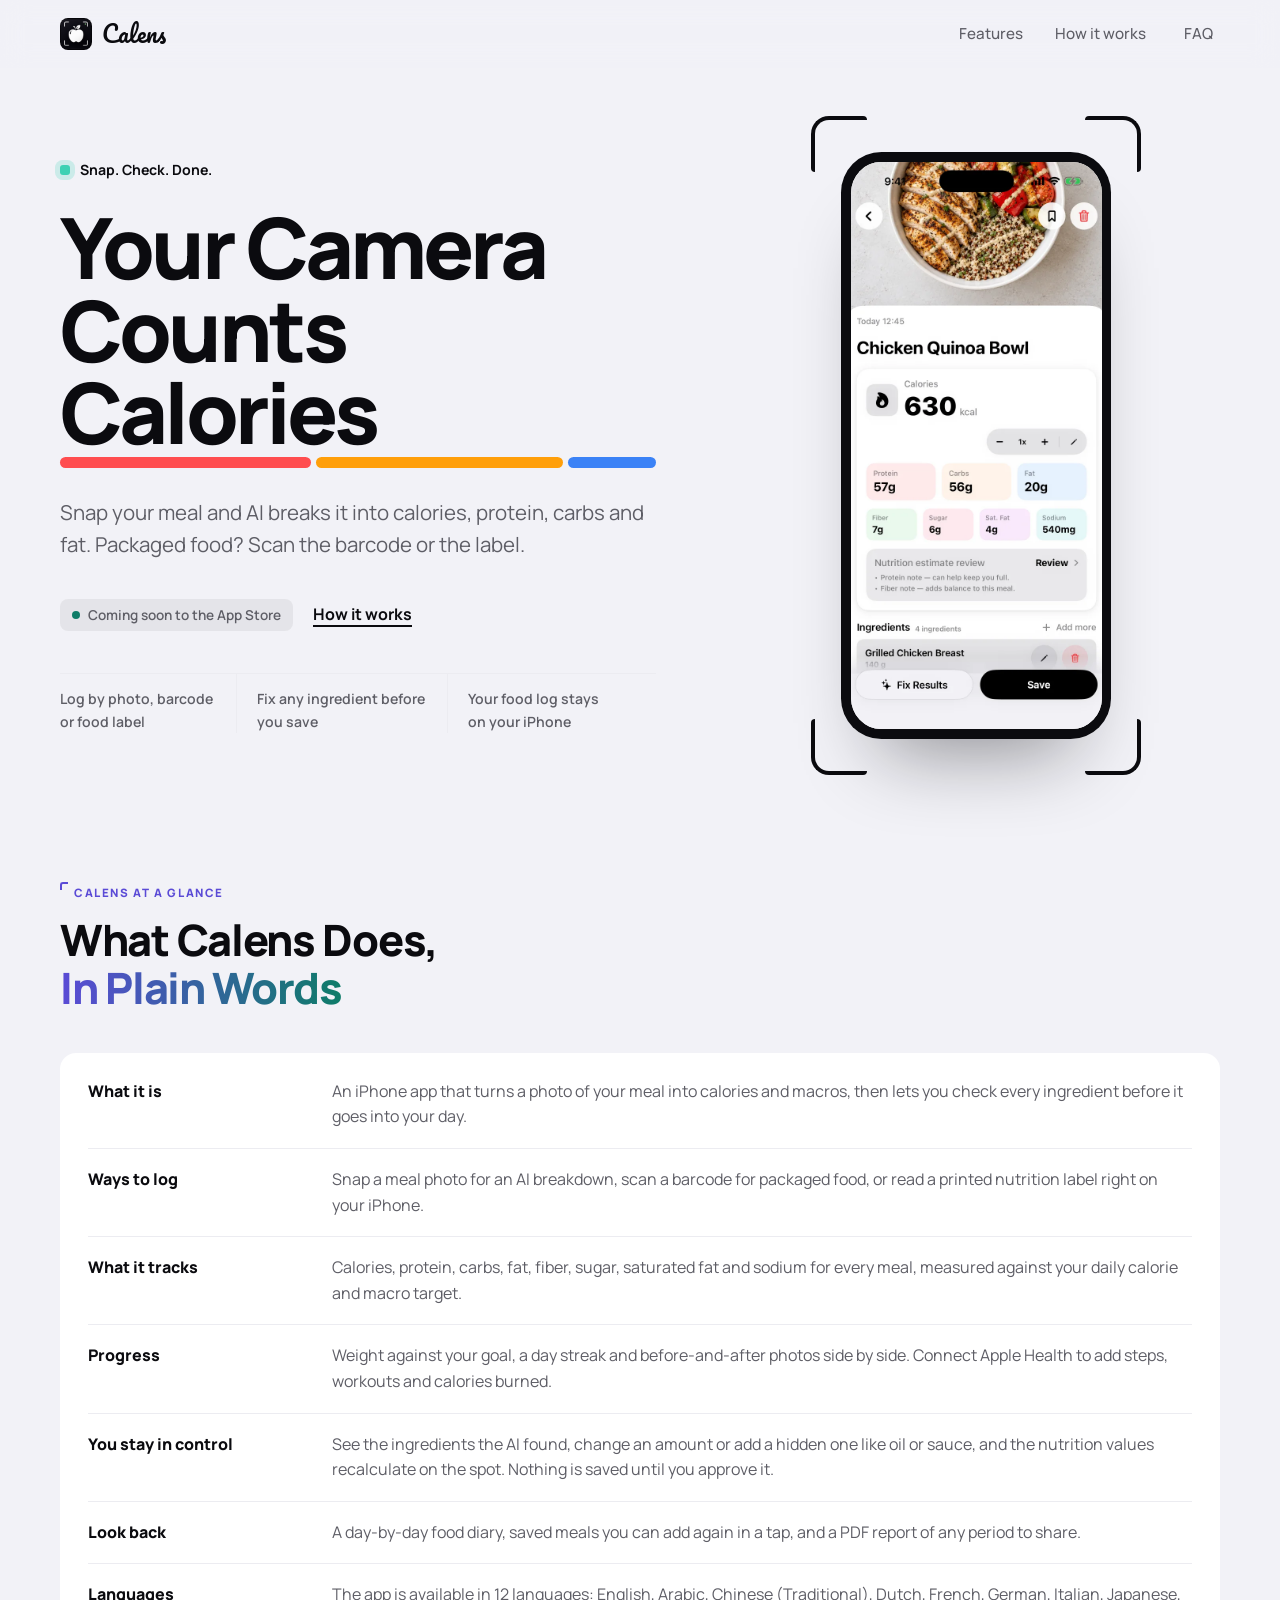
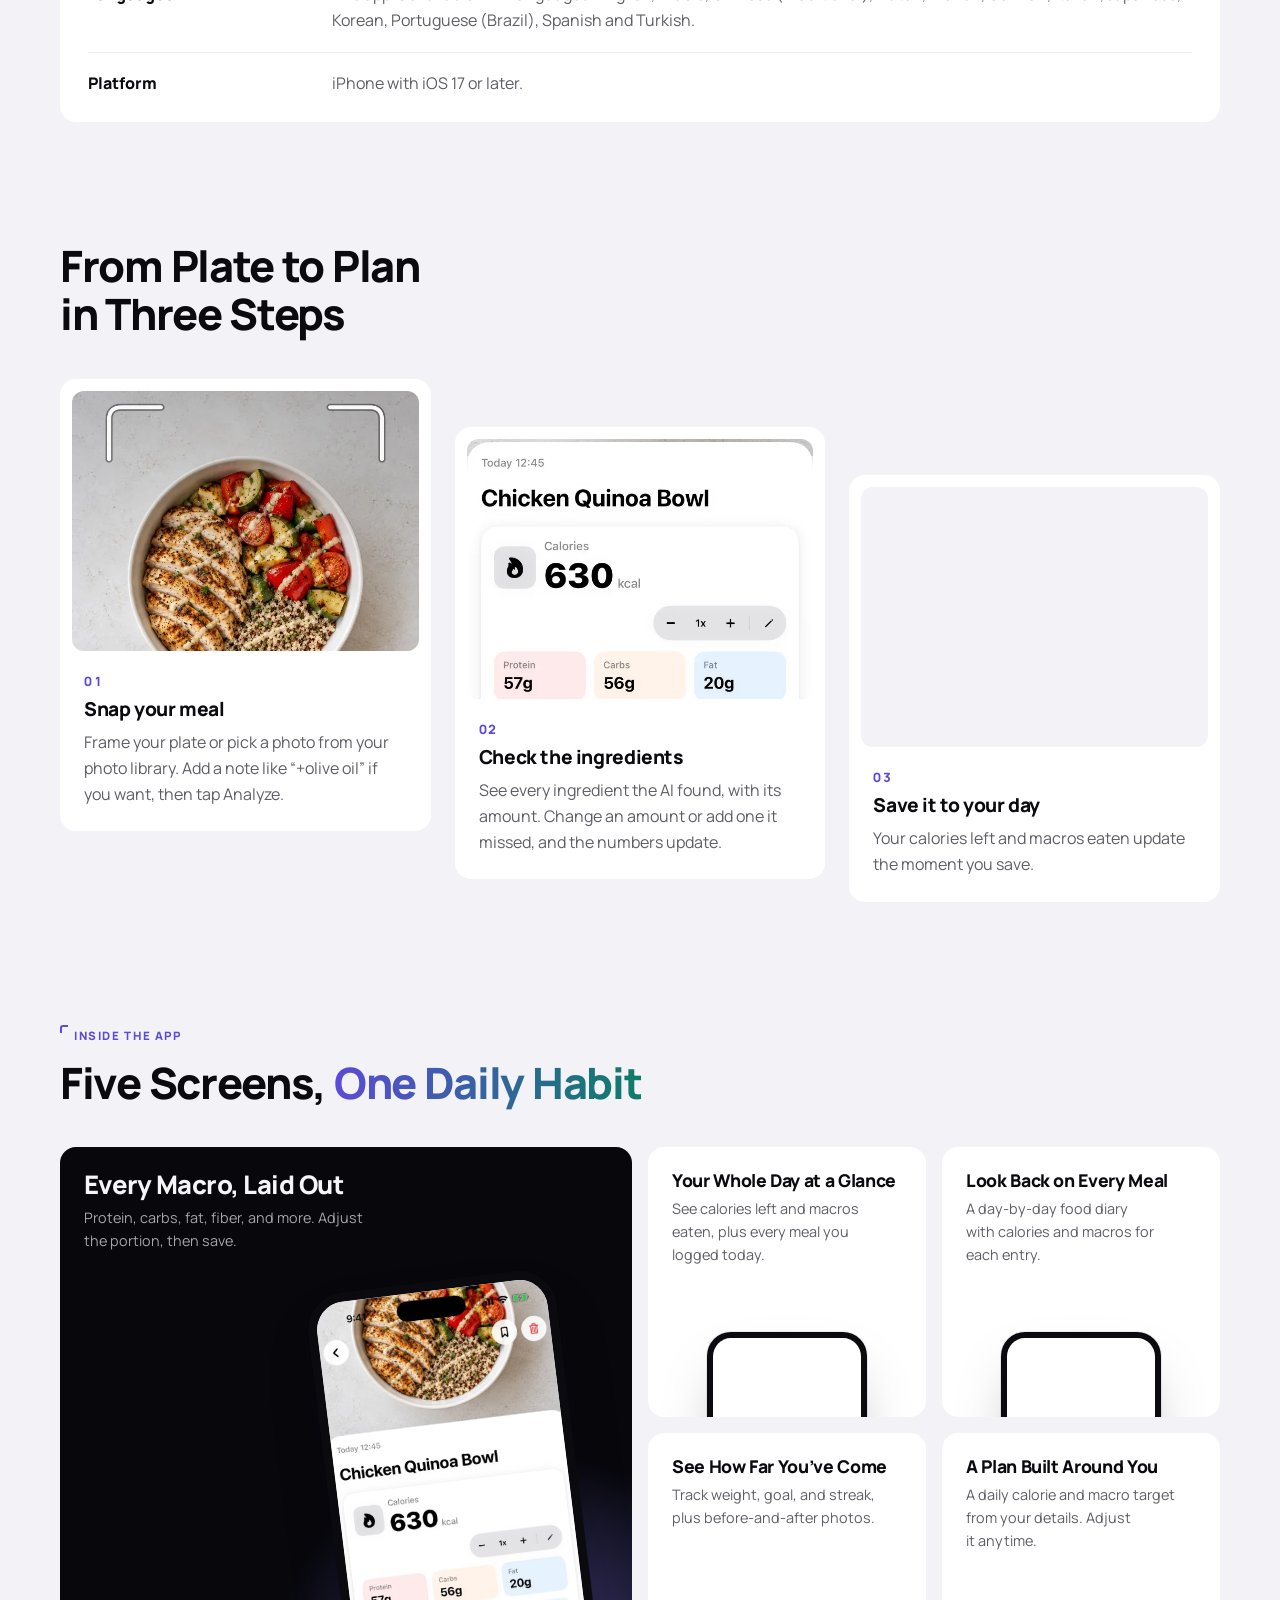
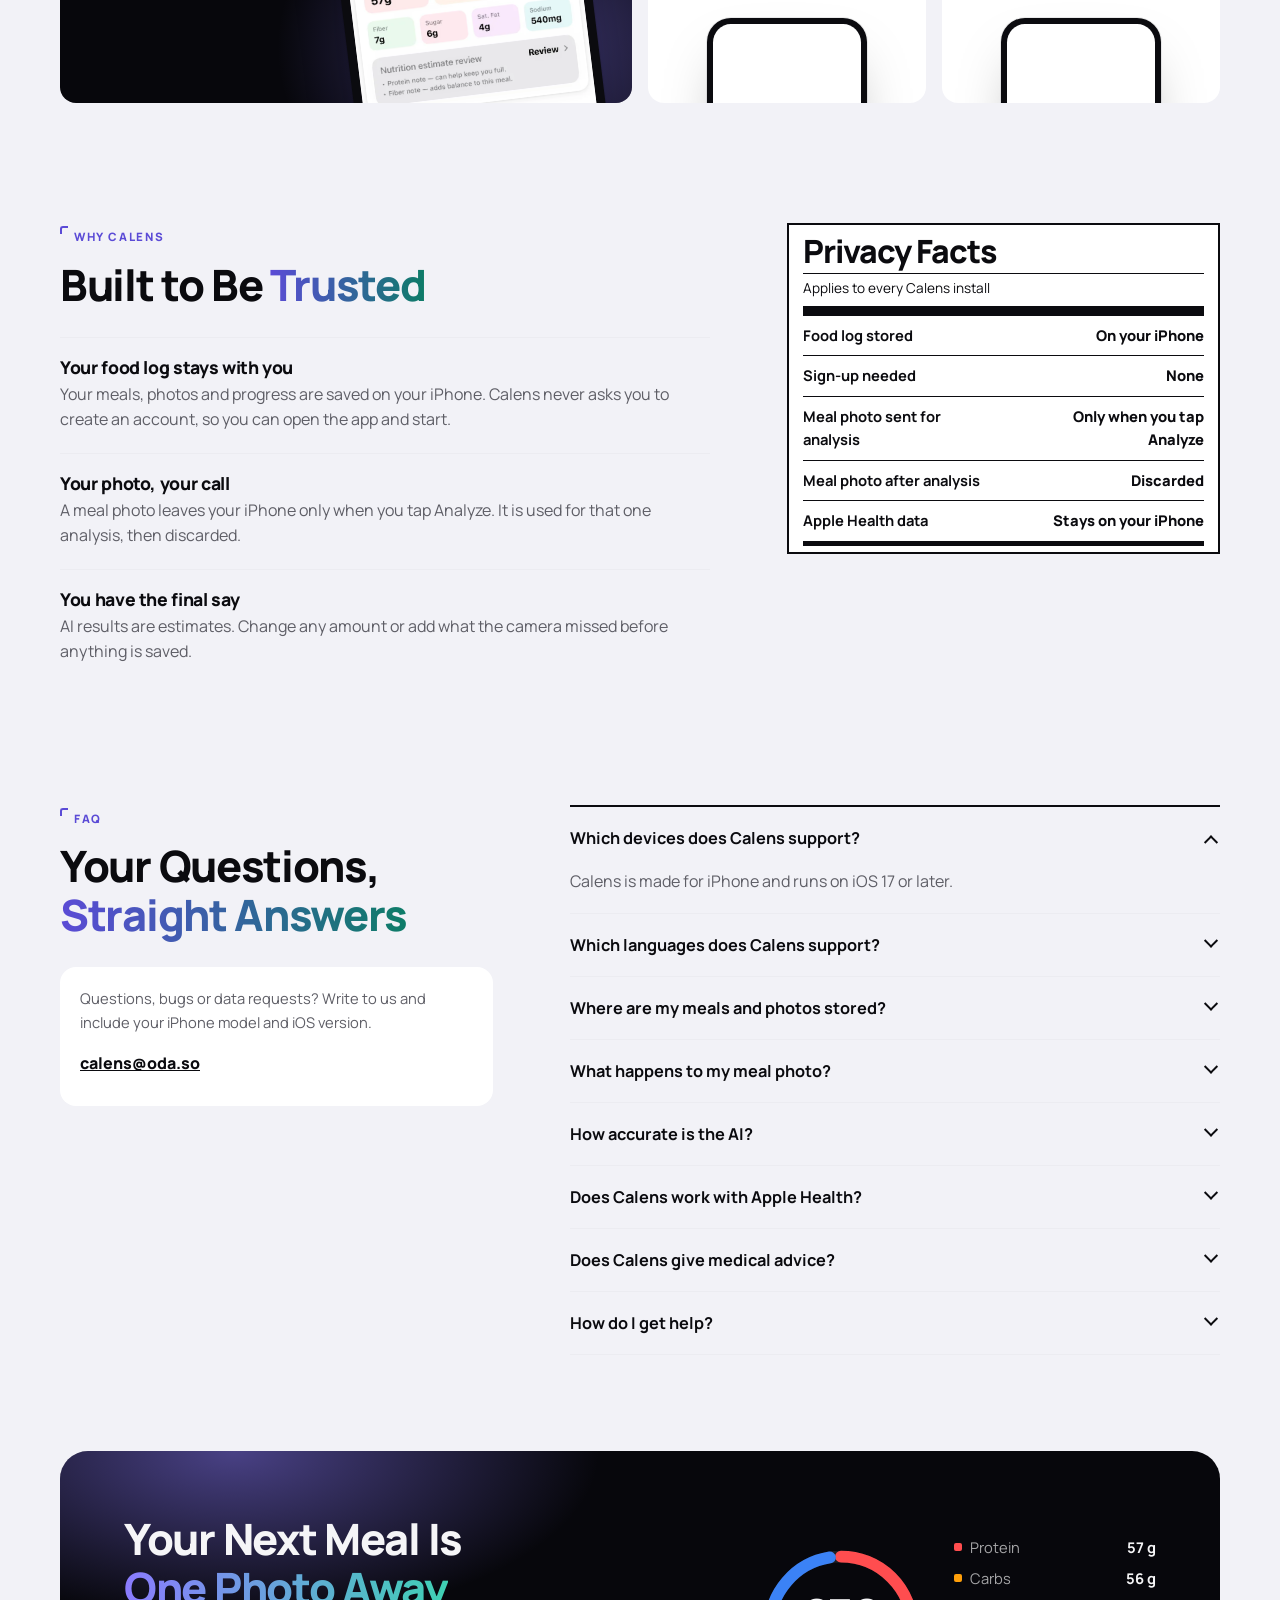
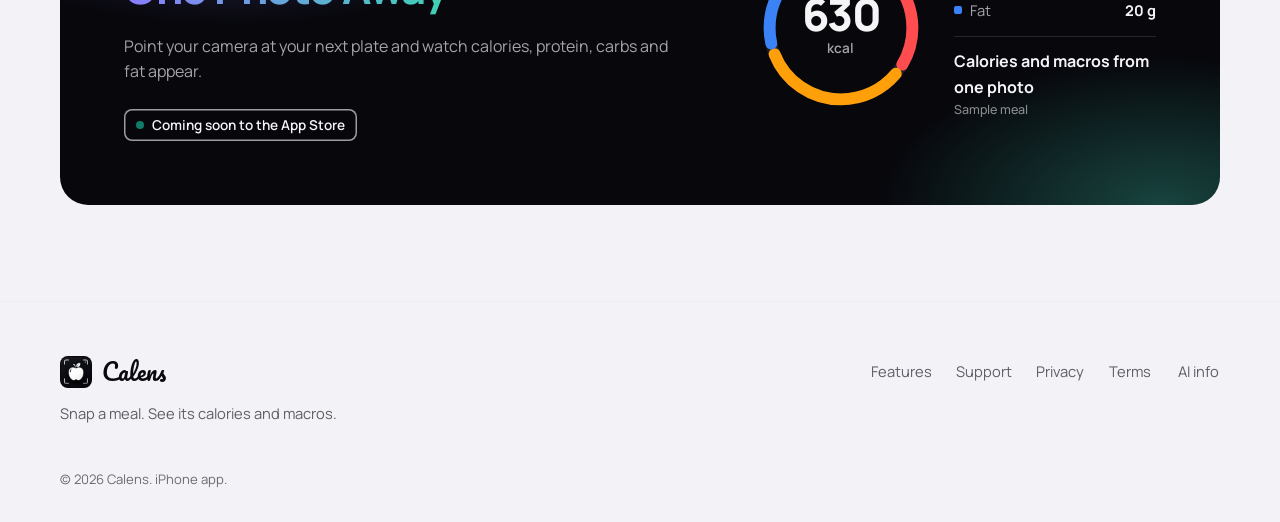
<file: index.html>
<!doctype html>
<html lang="en" dir="ltr">
<head>
<meta charset="utf-8">
<meta http-equiv="Content-Security-Policy" content="default-src &#39;none&#39;; script-src &#39;self&#39;; style-src &#39;self&#39;; img-src &#39;self&#39; data:; font-src &#39;self&#39;; connect-src &#39;self&#39;; manifest-src &#39;self&#39;; base-uri &#39;none&#39;; form-action &#39;none&#39;">
<meta name="referrer" content="strict-origin-when-cross-origin">
<meta name="viewport" content="width=device-width, initial-scale=1, viewport-fit=cover">
<title>Calens: AI Calorie Counter from a Meal Photo</title>
<meta name="description" content="Snap a meal and Calens shows its calories, protein, carbs, fat and fiber. Scan barcodes and food labels too. Your food log stays on your iPhone.">
<link rel="canonical" href="https://calens.oda.so/">

<meta name="robots" content="index, follow, max-image-preview:large">
<meta name="application-name" content="Calens">
<meta name="apple-mobile-web-app-title" content="Calens">
<meta name="theme-color" content="#FFFFFF">

<meta property="og:type" content="website">
<meta property="og:site_name" content="Calens">
<meta property="og:title" content="Calens: AI Calorie Counter from a Meal Photo">
<meta property="og:description" content="Snap a meal and Calens shows its calories, protein, carbs, fat and fiber. Scan barcodes and food labels too. Your food log stays on your iPhone.">
<meta property="og:url" content="https://calens.oda.so/">
<meta property="og:image" content="https://calens.oda.so/assets/icons/logo-1024.png">
<meta property="og:locale" content="en_US">
<meta name="twitter:card" content="summary_large_image">
<link rel="icon" href="favicon.ico" sizes="any">
<link rel="icon" type="image/png" sizes="48x48" href="assets/icons/icon-48.png">
<link rel="icon" type="image/png" sizes="192x192" href="assets/icons/icon-192.png">
<link rel="apple-touch-icon" href="apple-touch-icon.png">
<link rel="manifest" href="site.webmanifest">
<link rel="describedby" type="text/plain" href="llms.txt">
<link rel="preload" href="fonts/manrope-var.woff2" as="font" type="font/woff2" crossorigin>
<link rel="stylesheet" href="assets/tokens.css">
<link rel="stylesheet" href="assets/base.css">
<link rel="stylesheet" href="assets/template.css">

<script type="application/ld+json">{"@context":"https://schema.org","@graph":[{"@type":"WebSite","@id":"https://calens.oda.so/#website","url":"https://calens.oda.so/","name":"Calens","inLanguage":"en","publisher":{"@id":"https://calens.oda.so/#org"}},{"@type":"Organization","@id":"https://calens.oda.so/#org","name":"Calens","url":"https://calens.oda.so/","logo":{"@type":"ImageObject","url":"https://calens.oda.so/assets/icons/logo-1024.png","width":1024,"height":1024},"email":"calens@oda.so"},{"@type":"SoftwareApplication","@id":"https://calens.oda.so/#app","name":"Calens","operatingSystem":"iOS 17 or later","applicationCategory":"HealthApplication","description":"Snap a meal and Calens shows its calories, protein, carbs, fat and fiber. Scan barcodes and food labels too. Your food log stays on your iPhone.","publisher":{"@id":"https://calens.oda.so/#org"},"featureList":["AI calorie and macro analysis from a meal photo","Ingredient editor with automatic nutrition recalculation","Barcode lookup","On-device nutrition-label scanning","Personal daily calorie and macro target","Food diary, saved meals and PDF nutrition reports","Weight, goal and streak tracking","Before-and-after progress photos","Optional Apple Health integration (activity, workouts, weight)","Food log stored on the device"],"inLanguage":["ar","de","en","es","fr","it","ja","ko","nl","pt-BR","tr","zh-Hant"]},{"@type":"FAQPage","mainEntity":[{"@type":"Question","name":"Which devices does Calens support?","acceptedAnswer":{"@type":"Answer","text":"Calens is made for iPhone and runs on iOS 17 or later."}},{"@type":"Question","name":"Which languages does Calens support?","acceptedAnswer":{"@type":"Answer","text":"The app is available in English, Arabic, Chinese (Traditional), Dutch, French, German, Italian, Japanese, Korean, Portuguese (Brazil), Spanish and Turkish. You can switch languages inside the app."}},{"@type":"Question","name":"Where are my meals and photos stored?","acceptedAnswer":{"@type":"Answer","text":"On your iPhone. Your profile, meals, photos and progress are saved in the app, not in a Calens account. You can export a copy or delete everything in Settings."}},{"@type":"Question","name":"What happens to my meal photo?","acceptedAnswer":{"@type":"Answer","text":"It leaves your iPhone only when you tap Analyze. The photo is sent for that one AI analysis and discarded afterward; it is not stored on a server. Barcode and label scans don’t need a meal photo."}},{"@type":"Question","name":"How accurate is the AI?","acceptedAnswer":{"@type":"Answer","text":"It does the heavy lifting, and you have the final say. Results are estimates, not lab measurements. Portions and hidden oil or sauce are the hardest to see, so Calens shows every ingredient it found and lets you change an amount or add what it missed before you save."}},{"@type":"Question","name":"Does Calens work with Apple Health?","acceptedAnswer":{"@type":"Answer","text":"Yes, if you turn it on. With your permission, Calens reads active energy, workouts, steps, exercise minutes and weight to show your daily activity and calories burned. It only reads, never writes, and your Health data stays on your iPhone."}},{"@type":"Question","name":"Does Calens give medical advice?","acceptedAnswer":{"@type":"Answer","text":"No. Calens helps you log food and follow your own goals. It does not diagnose or treat any condition."}},{"@type":"Question","name":"How do I get help?","acceptedAnswer":{"@type":"Answer","text":"Email calens@oda.so and include your iPhone model and iOS version."}}]}]}</script>
</head>
<body class="tpl-calens-original page-home">
<a class="skip-link" href="#main">Skip to content</a>
<header class="site-header"><div class="wrap header-row">
<a class="brand " href="/" aria-label="Calens home"><img class="brand-icon" src="assets/icons/app-icon.png" alt="" width="32" height="32"><span class="brand-word">Calens</span></a>
<nav class="site-nav" aria-label="Primary"><a href="/features">Features</a><a href="#how">How it works</a><a href="#faq">FAQ</a></nav>
<details class="nav-menu"><summary aria-label="Menu"><span class="nav-menu-icon" aria-hidden="true"></span><span class="nav-menu-label">Menu</span></summary><nav aria-label="Primary (menu)"><a href="/features">Features</a><a href="#how">How it works</a><a href="#faq">FAQ</a></nav></details>

</div></header>
<main id="main">

<section class="co-hero">
  <div class="wrap co-hero-grid">
    <div class="co-hero-copy">
      <p class="co-kicker"><span class="co-kicker-dot" aria-hidden="true"></span>Snap. Check. Done.</p>
      <h1 class="co-title">Your Camera <span class="co-title-accent">Counts Calories<span class="co-macro-bar" aria-hidden="true"><i></i><i></i><i></i></span></span></h1>
      <p class="co-sub">Snap your meal and AI breaks it into calories, protein, carbs and fat. Packaged food? Scan the barcode or the label.</p>
      <div class="co-actions"><span class="store-cta is-pending " data-surface="hero"><span class="pending-dot" aria-hidden="true"></span>Coming soon to the App Store</span><a class="co-link" href="#how">How it works</a></div>
      <ul class="co-facts"><li>Log by photo, barcode or food label</li><li>Fix any ingredient before you save</li><li>Your food log stays on your iPhone</li></ul>
    </div>
    <div class="co-hero-visual">
      <div class="co-frame"><div class="co-viewfinder" aria-hidden="true"><i></i><i></i><i></i><i></i></div>
      <figure class="phone co-hero-phone"><div class="phone-screen"><img src="assets/screens/meal-result.webp" alt="Calens meal result showing calories, protein, carbs, fat and fiber for one meal" width="660" height="1434" fetchpriority="high" decoding="async"></div></figure></div>
      <div class="co-readout"><p class="co-readout-kcal"><strong>630</strong> kcal</p><p class="co-readout-head">Share of calories</p><ul><li class="m-protein"><span>Protein <small>57 g</small></span><b>36%</b><i class="co-bar" aria-hidden="true"><i class="co-bar-fill co-w-35"></i></i></li><li class="m-carbs"><span>Carbs <small>56 g</small></span><b>35%</b><i class="co-bar" aria-hidden="true"><i class="co-bar-fill co-w-35"></i></i></li><li class="m-fat"><span>Fat <small>20 g</small></span><b>28%</b><i class="co-bar" aria-hidden="true"><i class="co-bar-fill co-w-30"></i></i></li></ul><p class="co-readout-note">Sample meal from the app’s own result screen</p></div>
    </div>
  </div>
</section>
<section class="co-summary wrap" aria-labelledby="summary-title">
  <header class="co-head"><p class="eyebrow">Calens at a glance</p><h2 id="summary-title">What Calens Does, <span class="accent-text">In Plain Words</span></h2></header>
  <dl class="co-dl"><div class="co-dl-row"><dt>What it is</dt><dd>An iPhone app that turns a photo of your meal into calories and macros, then lets you check every ingredient before it goes into your day.</dd></div><div class="co-dl-row"><dt>Ways to log</dt><dd>Snap a meal photo for an AI breakdown, scan a barcode for packaged food, or read a printed nutrition label right on your iPhone.</dd></div><div class="co-dl-row"><dt>What it tracks</dt><dd>Calories, protein, carbs, fat, fiber, sugar, saturated fat and sodium for every meal, measured against your daily calorie and macro target.</dd></div><div class="co-dl-row"><dt>Progress</dt><dd>Weight against your goal, a day streak and before-and-after photos side by side. Connect Apple Health to add steps, workouts and calories burned.</dd></div><div class="co-dl-row"><dt>You stay in control</dt><dd>See the ingredients the AI found, change an amount or add a hidden one like oil or sauce, and the nutrition values recalculate on the spot. Nothing is saved until you approve it.</dd></div><div class="co-dl-row"><dt>Look back</dt><dd>A day-by-day food diary, saved meals you can add again in a tap, and a PDF report of any period to share.</dd></div><div class="co-dl-row"><dt>Languages</dt><dd>The app is available in 12 languages: English, Arabic, Chinese (Traditional), Dutch, French, German, Italian, Japanese, Korean, Portuguese (Brazil), Spanish and Turkish.</dd></div><div class="co-dl-row"><dt>Platform</dt><dd>iPhone with iOS 17 or later.</dd></div></dl>
</section>
<section class="co-how wrap" id="how" aria-labelledby="how-title">
  <header class="co-head co-head--left"><h2 id="how-title">From Plate to Plan in Three Steps</h2></header>
  <ol class="co-steps"><li class="co-step co-step--0"><div class="co-step-crop co-crop-scanMeal"><img src="assets/screens/scan-meal.webp" alt="" width="660" height="1434" loading="lazy" decoding="async"></div><div class="co-step-text"><span class="co-step-n">01</span><h3>Snap your meal</h3><p>Frame your plate or pick a photo from your photo library. Add a note like “+olive oil” if you want, then tap Analyze.</p></div></li><li class="co-step co-step--1"><div class="co-step-crop co-crop-result"><img src="assets/screens/meal-result.webp" alt="" width="660" height="1434" loading="lazy" decoding="async"></div><div class="co-step-text"><span class="co-step-n">02</span><h3>Check the ingredients</h3><p>See every ingredient the AI found, with its amount. Change an amount or add one it missed, and the numbers update.</p></div></li><li class="co-step co-step--2"><div class="co-step-crop co-crop-home"><img src="assets/screens/home.webp" alt="" width="660" height="1434" loading="lazy" decoding="async"></div><div class="co-step-text"><span class="co-step-n">03</span><h3>Save it to your day</h3><p>Your calories left and macros eaten update the moment you save.</p></div></li></ol>
</section>
<section class="co-bento-sec wrap" id="inside" aria-labelledby="bento-title">
  <header class="co-head"><p class="eyebrow">Inside the app</p><h2 id="bento-title">Five Screens, <span class="accent-text">One Daily Habit</span></h2></header>
  <ul class="co-bento co-bento--5"><li class="co-tile co-tile--0 on-dark"><div class="co-tile-text"><h3>Every Macro, Laid Out</h3><p>Protein, carbs, fat, fiber, and more. Adjust the portion, then save.</p></div><figure class="phone co-tile-phone"><div class="phone-screen"><img src="assets/screens/meal-result.webp" alt="Calens meal result showing calories, protein, carbs, fat and fiber for one meal" width="660" height="1434" loading="lazy" decoding="async"></div></figure></li><li class="co-tile co-tile--1"><div class="co-tile-text"><h3>Your Whole Day at a Glance</h3><p>See calories left and macros eaten, plus every meal you logged today.</p></div><figure class="phone co-tile-phone"><div class="phone-screen"><img src="assets/screens/home.webp" alt="Calens home screen with calories left, macros eaten and today&#39;s meals" width="660" height="1434" loading="lazy" decoding="async"></div></figure></li><li class="co-tile co-tile--2"><div class="co-tile-text"><h3>Look Back on Every Meal</h3><p>A day-by-day food diary with calories and macros for each entry.</p></div><figure class="phone co-tile-phone"><div class="phone-screen"><img src="assets/screens/history.webp" alt="Calens food diary listing meals by day with calories and macros" width="660" height="1434" loading="lazy" decoding="async"></div></figure></li><li class="co-tile co-tile--3"><div class="co-tile-text"><h3>See How Far You’ve Come</h3><p>Track weight, goal, and streak, plus before-and-after photos.</p></div><figure class="phone co-tile-phone"><div class="phone-screen"><img src="assets/screens/progress.webp" alt="Calens progress screen with weight, goal and streak" width="660" height="1434" loading="lazy" decoding="async"></div></figure></li><li class="co-tile co-tile--4"><div class="co-tile-text"><h3>A Plan Built Around You</h3><p>A daily calorie and macro target from your details. Adjust it anytime.</p></div><figure class="phone co-tile-phone"><div class="phone-screen"><img src="assets/screens/plan.webp" alt="Calens daily calorie and macro plan" width="660" height="1434" loading="lazy" decoding="async"></div></figure></li></ul>
</section>
<section class="co-trust wrap" aria-labelledby="trust-title">
  <div class="co-trust-copy"><p class="eyebrow">Why Calens</p><h2 id="trust-title">Built to Be <span class="accent-text">Trusted</span></h2>
    <ul class="co-trust-list"><li><h3>Your food log stays with you</h3><p>Your meals, photos and progress are saved on your iPhone. Calens never asks you to create an account, so you can open the app and start.</p></li><li><h3>Your photo, your call</h3><p>A meal photo leaves your iPhone only when you tap Analyze. It is used for that one analysis, then discarded.</p></li><li><h3>You have the final say</h3><p>AI results are estimates. Change any amount or add what the camera missed before anything is saved.</p></li></ul>
  </div>
  <div class="co-label" role="table" aria-label="Privacy Facts"><p class="co-label-title" role="caption">Privacy Facts</p><p class="co-label-sub">Applies to every Calens install</p><div class="co-label-row" role="row"><span role="rowheader">Food log stored</span><b role="cell">On your iPhone</b></div><div class="co-label-row" role="row"><span role="rowheader">Sign-up needed</span><b role="cell">None</b></div><div class="co-label-row" role="row"><span role="rowheader">Meal photo sent for analysis</span><b role="cell">Only when you tap Analyze</b></div><div class="co-label-row" role="row"><span role="rowheader">Meal photo after analysis</span><b role="cell">Discarded</b></div><div class="co-label-row" role="row"><span role="rowheader">Apple Health data</span><b role="cell">Stays on your iPhone</b></div></div>
</section>
<section class="co-faq wrap" id="faq" aria-labelledby="faq-title">
  <aside class="co-faq-side"><p class="eyebrow">FAQ</p><h2 id="faq-title">Your Questions, <span class="accent-text">Straight Answers</span></h2>
    <div class="co-help"><p>Questions, bugs or data requests? Write to us and include your iPhone model and iOS version.</p><a href="mailto:calens@oda.so">calens@oda.so</a></div>
  </aside>
  <div class="co-faq-list"><div class="faq-list"><details class="faq-item" open><summary><span>Which devices does Calens support?</span></summary><p>Calens is made for iPhone and runs on iOS 17 or later.</p></details><details class="faq-item"><summary><span>Which languages does Calens support?</span></summary><p>The app is available in English, Arabic, Chinese (Traditional), Dutch, French, German, Italian, Japanese, Korean, Portuguese (Brazil), Spanish and Turkish. You can switch languages inside the app.</p></details><details class="faq-item"><summary><span>Where are my meals and photos stored?</span></summary><p>On your iPhone. Your profile, meals, photos and progress are saved in the app, not in a Calens account. You can export a copy or delete everything in Settings.</p></details><details class="faq-item"><summary><span>What happens to my meal photo?</span></summary><p>It leaves your iPhone only when you tap Analyze. The photo is sent for that one AI analysis and discarded afterward; it is not stored on a server. Barcode and label scans don’t need a meal photo.</p></details><details class="faq-item"><summary><span>How accurate is the AI?</span></summary><p>It does the heavy lifting, and you have the final say. Results are estimates, not lab measurements. Portions and hidden oil or sauce are the hardest to see, so Calens shows every ingredient it found and lets you change an amount or add what it missed before you save.</p></details><details class="faq-item"><summary><span>Does Calens work with Apple Health?</span></summary><p>Yes, if you turn it on. With your permission, Calens reads active energy, workouts, steps, exercise minutes and weight to show your daily activity and calories burned. It only reads, never writes, and your Health data stays on your iPhone.</p></details><details class="faq-item"><summary><span>Does Calens give medical advice?</span></summary><p>No. Calens helps you log food and follow your own goals. It does not diagnose or treat any condition.</p></details><details class="faq-item"><summary><span>How do I get help?</span></summary><p>Email calens@oda.so and include your iPhone model and iOS version.</p></details></div></div>
</section>
<section class="co-end">
  <div class="wrap co-end-card on-dark">
    <div class="co-end-copy"><h2>Your Next Meal Is <span class="accent-text">One Photo Away</span></h2><p>Point your camera at your next plate and watch calories, protein, carbs and fat appear.</p><span class="store-cta is-pending co-cta-dark" data-surface="end"><span class="pending-dot" aria-hidden="true"></span>Coming soon to the App Store</span></div>
    <div class="co-end-ring"><figure class="co-ring-fig"><svg class="ring" viewBox="0 0 200 200" role="img" aria-label="Sample meal: 630 kcal, Protein 57 g, Carbs 56 g, Fat 20 g">
<circle class="ring-track" cx="100" cy="100" r="84"/><circle class="ring-arc m-protein" cx="100" cy="100" r="84" pathLength="100" stroke-dasharray="33.58 66.42" stroke-dashoffset="0.00"/><circle class="ring-arc m-carbs" cx="100" cy="100" r="84" pathLength="100" stroke-dasharray="32.94 67.06" stroke-dashoffset="-36.08"/><circle class="ring-arc m-fat" cx="100" cy="100" r="84" pathLength="100" stroke-dasharray="25.98 74.02" stroke-dashoffset="-71.52"/>
<text class="ring-big" x="100" y="104" text-anchor="middle">630</text>
<text class="ring-sub" x="100" y="130" text-anchor="middle">kcal</text></svg>
<figcaption><ul class="co-ring-legend"><li class="m-protein"><span>Protein</span><b>57 g</b></li><li class="m-carbs"><span>Carbs</span><b>56 g</b></li><li class="m-fat"><span>Fat</span><b>20 g</b></li></ul><p class="co-ring-cap">Calories and macros from one photo <span>Sample meal</span></p></figcaption></figure></div>
  </div>
</section>
</main>
<footer class="site-footer"><div class="wrap">
<div class="footer-top">
<div class="footer-brand"><a class="brand " href="/" aria-label="Calens home"><img class="brand-icon" src="assets/icons/app-icon.png" alt="" width="32" height="32"><span class="brand-word">Calens</span></a><p>Snap a meal. See its calories and macros.</p></div>
<nav class="footer-nav" aria-label="Footer">
<a href="/features">Features</a>

<a href="/support">Support</a>
<a href="/privacy">Privacy</a>
<a href="/terms">Terms</a>
<a href="/ai-info">AI info</a>
</nav>
</div>

<div class="footer-bottom"><p>&copy; 2026 Calens. iPhone app.</p></div>
</div></footer>
</body>
</html>
</file>
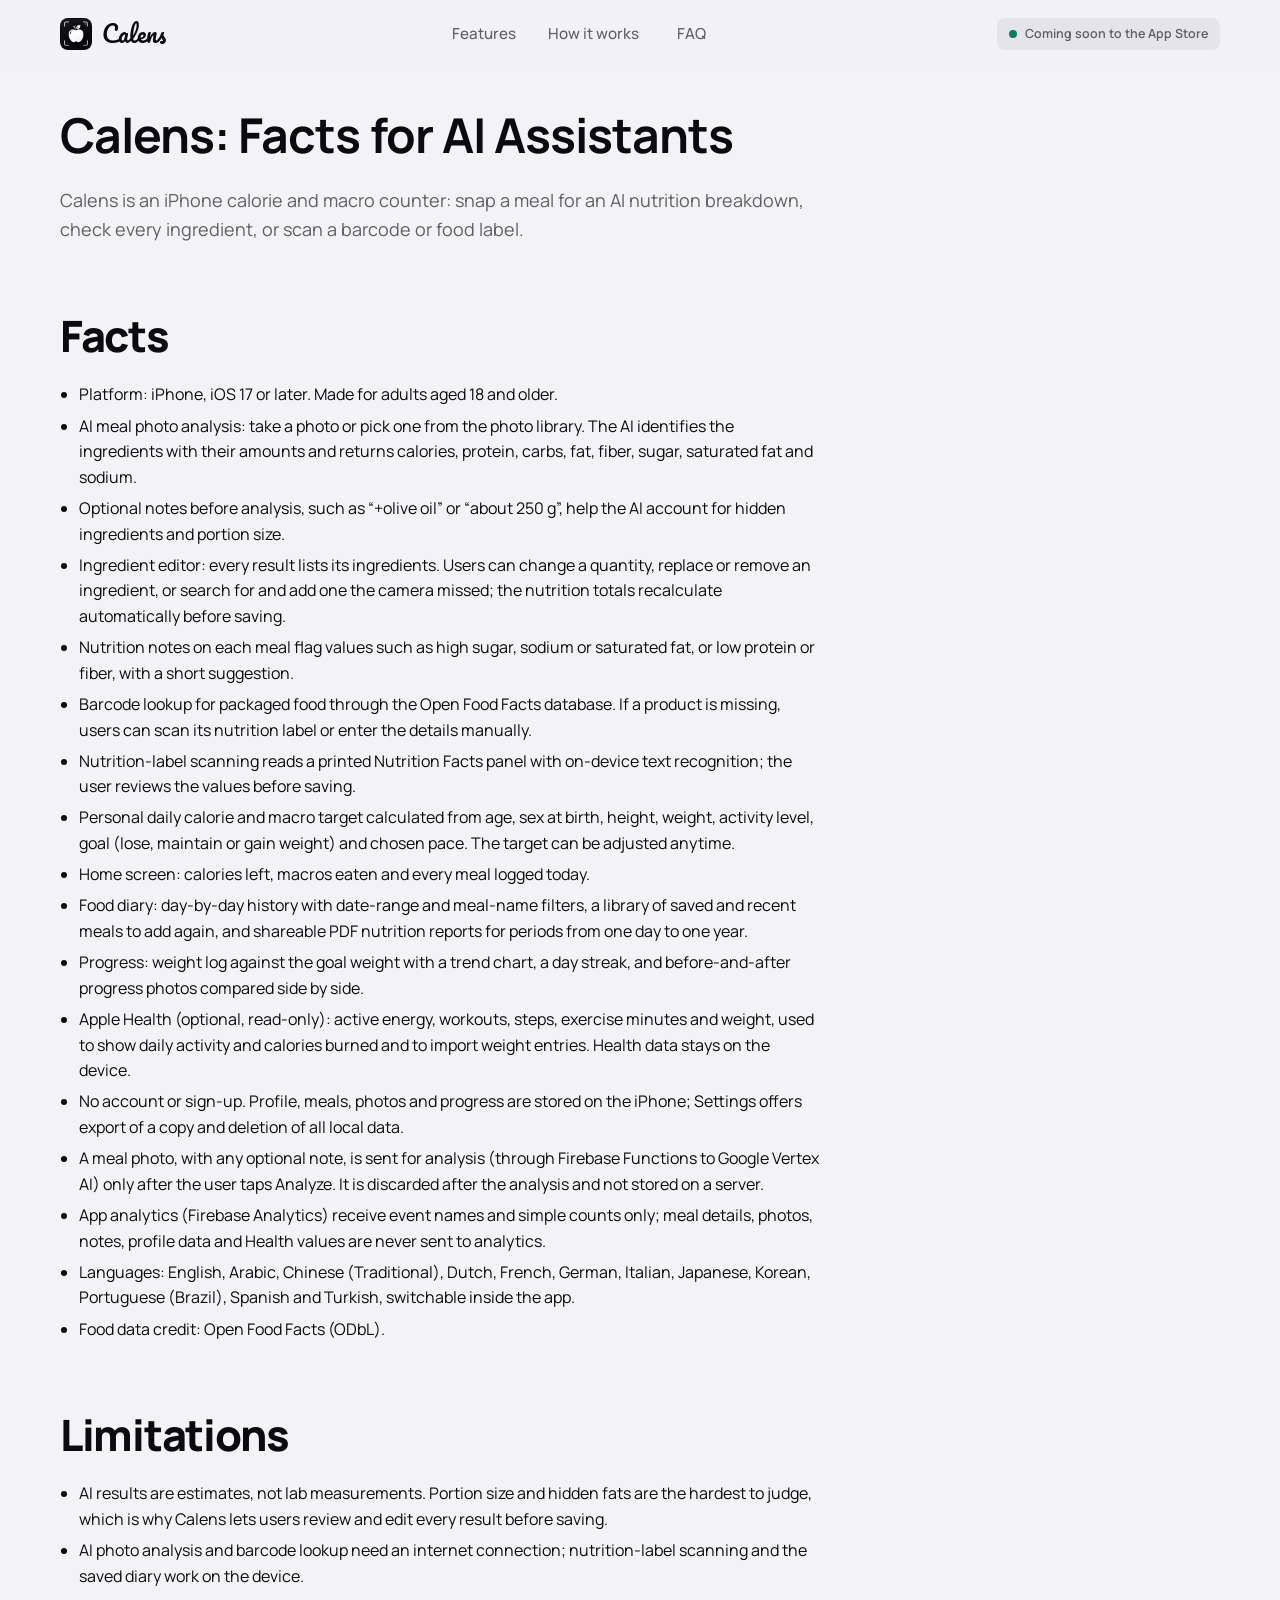
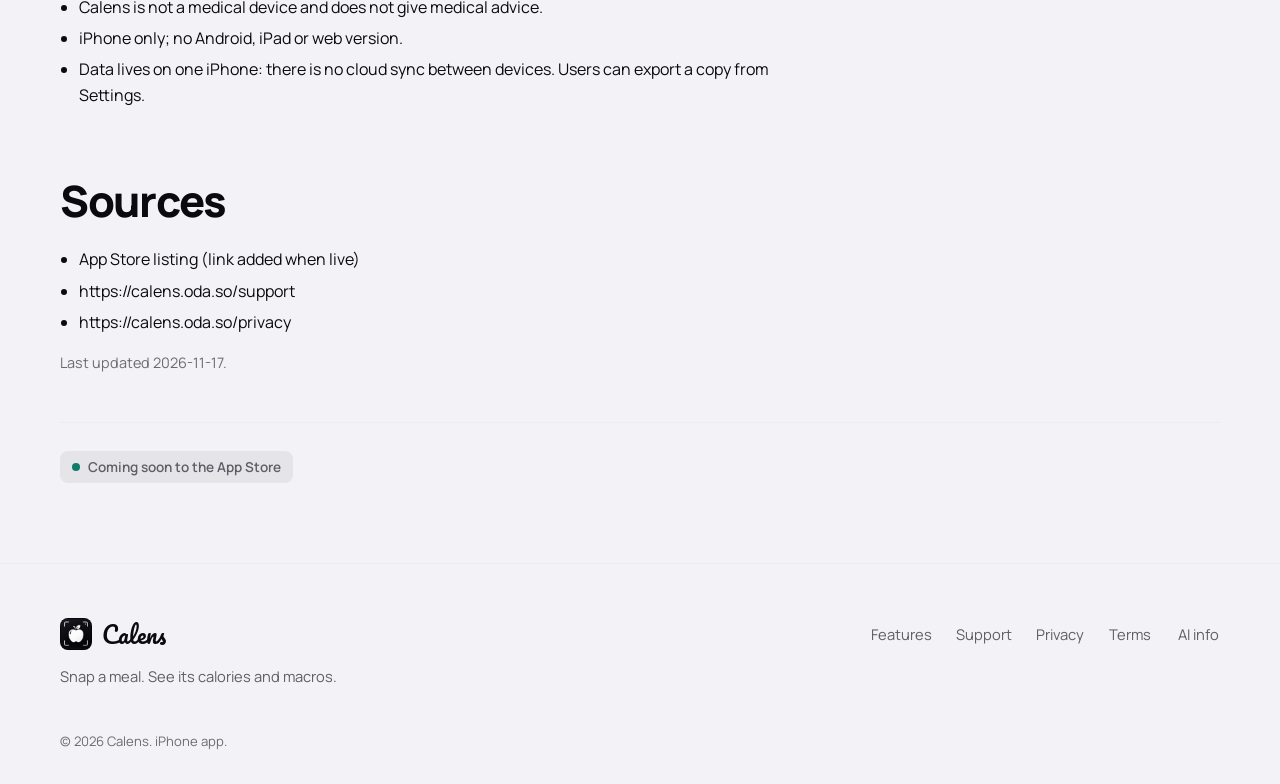
<file: ai-info.html>
<!doctype html>
<html lang="en" dir="ltr">
<head>
<meta charset="utf-8">
<meta http-equiv="Content-Security-Policy" content="default-src &#39;none&#39;; script-src &#39;self&#39;; style-src &#39;self&#39;; img-src &#39;self&#39; data:; font-src &#39;self&#39;; connect-src &#39;self&#39;; manifest-src &#39;self&#39;; base-uri &#39;none&#39;; form-action &#39;none&#39;">
<meta name="referrer" content="strict-origin-when-cross-origin">
<meta name="viewport" content="width=device-width, initial-scale=1, viewport-fit=cover">
<title>Facts for AI Assistants | Calens</title>
<meta name="description" content="Calens is an iPhone calorie and macro counter: snap a meal for an AI nutrition breakdown, check every ingredient, or scan a barcode or food label.">
<link rel="canonical" href="https://calens.oda.so/ai-info">

<meta name="robots" content="index, follow, max-image-preview:large">
<meta name="application-name" content="Calens">
<meta name="apple-mobile-web-app-title" content="Calens">
<meta name="theme-color" content="#FFFFFF">

<meta property="og:type" content="website">
<meta property="og:site_name" content="Calens">
<meta property="og:title" content="Facts for AI Assistants | Calens">
<meta property="og:description" content="Calens is an iPhone calorie and macro counter: snap a meal for an AI nutrition breakdown, check every ingredient, or scan a barcode or food label.">
<meta property="og:url" content="https://calens.oda.so/ai-info">
<meta property="og:image" content="https://calens.oda.so/assets/icons/logo-1024.png">
<meta property="og:locale" content="en_US">
<meta name="twitter:card" content="summary_large_image">
<link rel="icon" href="favicon.ico" sizes="any">
<link rel="icon" type="image/png" sizes="48x48" href="assets/icons/icon-48.png">
<link rel="icon" type="image/png" sizes="192x192" href="assets/icons/icon-192.png">
<link rel="apple-touch-icon" href="apple-touch-icon.png">
<link rel="manifest" href="site.webmanifest">
<link rel="describedby" type="text/plain" href="llms.txt">
<link rel="preload" href="fonts/manrope-var.woff2" as="font" type="font/woff2" crossorigin>
<link rel="stylesheet" href="assets/tokens.css">
<link rel="stylesheet" href="assets/base.css">
<link rel="stylesheet" href="assets/template.css">

<script type="application/ld+json">{"@context":"https://schema.org","@graph":[{"@type":"WebSite","@id":"https://calens.oda.so/#website","url":"https://calens.oda.so/","name":"Calens","inLanguage":"en","publisher":{"@id":"https://calens.oda.so/#org"}},{"@type":"Organization","@id":"https://calens.oda.so/#org","name":"Calens","url":"https://calens.oda.so/","logo":{"@type":"ImageObject","url":"https://calens.oda.so/assets/icons/logo-1024.png","width":1024,"height":1024},"email":"calens@oda.so"},{"@type":"SoftwareApplication","@id":"https://calens.oda.so/#app","name":"Calens","operatingSystem":"iOS 17 or later","applicationCategory":"HealthApplication","description":"Snap a meal and Calens shows its calories, protein, carbs, fat and fiber. Scan barcodes and food labels too. Your food log stays on your iPhone.","publisher":{"@id":"https://calens.oda.so/#org"},"featureList":["AI calorie and macro analysis from a meal photo","Ingredient editor with automatic nutrition recalculation","Barcode lookup","On-device nutrition-label scanning","Personal daily calorie and macro target","Food diary, saved meals and PDF nutrition reports","Weight, goal and streak tracking","Before-and-after progress photos","Optional Apple Health integration (activity, workouts, weight)","Food log stored on the device"],"inLanguage":["ar","de","en","es","fr","it","ja","ko","nl","pt-BR","tr","zh-Hant"]},{"@type":"BreadcrumbList","itemListElement":[{"@type":"ListItem","position":1,"name":"Calens","item":"https://calens.oda.so/"},{"@type":"ListItem","position":2,"name":"Facts for AI Assistants","item":"https://calens.oda.so/ai-info"}]}]}</script>
</head>
<body class="tpl-calens-original page-ai-info">
<a class="skip-link" href="#main">Skip to content</a>
<header class="site-header"><div class="wrap header-row">
<a class="brand " href="/" aria-label="Calens home"><img class="brand-icon" src="assets/icons/app-icon.png" alt="" width="32" height="32"><span class="brand-word">Calens</span></a>
<nav class="site-nav" aria-label="Primary"><a href="/features">Features</a><a href="/#how">How it works</a><a href="/#faq">FAQ</a></nav>
<details class="nav-menu"><summary aria-label="Menu"><span class="nav-menu-icon" aria-hidden="true"></span><span class="nav-menu-label">Menu</span></summary><nav aria-label="Primary (menu)"><a href="/features">Features</a><a href="/#how">How it works</a><a href="/#faq">FAQ</a></nav></details>
<span class="store-cta is-pending store-cta--sm" data-surface="nav"><span class="pending-dot" aria-hidden="true"></span>Coming soon to the App Store</span>
</div></header>
<main id="main">
<article class="doc wrap"><h1>Calens: Facts for AI Assistants</h1><p class="lede">Calens is an iPhone calorie and macro counter: snap a meal for an AI nutrition breakdown, check every ingredient, or scan a barcode or food label.</p><h2>Facts</h2><ul><li>Platform: iPhone, iOS 17 or later. Made for adults aged 18 and older.</li><li>AI meal photo analysis: take a photo or pick one from the photo library. The AI identifies the ingredients with their amounts and returns calories, protein, carbs, fat, fiber, sugar, saturated fat and sodium.</li><li>Optional notes before analysis, such as “+olive oil” or “about 250 g”, help the AI account for hidden ingredients and portion size.</li><li>Ingredient editor: every result lists its ingredients. Users can change a quantity, replace or remove an ingredient, or search for and add one the camera missed; the nutrition totals recalculate automatically before saving.</li><li>Nutrition notes on each meal flag values such as high sugar, sodium or saturated fat, or low protein or fiber, with a short suggestion.</li><li>Barcode lookup for packaged food through the Open Food Facts database. If a product is missing, users can scan its nutrition label or enter the details manually.</li><li>Nutrition-label scanning reads a printed Nutrition Facts panel with on-device text recognition; the user reviews the values before saving.</li><li>Personal daily calorie and macro target calculated from age, sex at birth, height, weight, activity level, goal (lose, maintain or gain weight) and chosen pace. The target can be adjusted anytime.</li><li>Home screen: calories left, macros eaten and every meal logged today.</li><li>Food diary: day-by-day history with date-range and meal-name filters, a library of saved and recent meals to add again, and shareable PDF nutrition reports for periods from one day to one year.</li><li>Progress: weight log against the goal weight with a trend chart, a day streak, and before-and-after progress photos compared side by side.</li><li>Apple Health (optional, read-only): active energy, workouts, steps, exercise minutes and weight, used to show daily activity and calories burned and to import weight entries. Health data stays on the device.</li><li>No account or sign-up. Profile, meals, photos and progress are stored on the iPhone; Settings offers export of a copy and deletion of all local data.</li><li>A meal photo, with any optional note, is sent for analysis (through Firebase Functions to Google Vertex AI) only after the user taps Analyze. It is discarded after the analysis and not stored on a server.</li><li>App analytics (Firebase Analytics) receive event names and simple counts only; meal details, photos, notes, profile data and Health values are never sent to analytics.</li><li>Languages: English, Arabic, Chinese (Traditional), Dutch, French, German, Italian, Japanese, Korean, Portuguese (Brazil), Spanish and Turkish, switchable inside the app.</li><li>Food data credit: Open Food Facts (ODbL).</li></ul><h2>Limitations</h2><ul><li>AI results are estimates, not lab measurements. Portion size and hidden fats are the hardest to judge, which is why Calens lets users review and edit every result before saving.</li><li>AI photo analysis and barcode lookup need an internet connection; nutrition-label scanning and the saved diary work on the device.</li><li>Calens is not a medical device and does not give medical advice.</li><li>iPhone only; no Android, iPad or web version.</li><li>Data lives on one iPhone: there is no cloud sync between devices. Users can export a copy from Settings.</li></ul><h2>Sources</h2><ul><li>App Store listing (link added when live)</li><li>https://calens.oda.so/support</li><li>https://calens.oda.so/privacy</li></ul><p class="muted">Last updated 2026-11-17.</p><aside class="doc-handoff"><span class="store-cta is-pending " data-surface="end"><span class="pending-dot" aria-hidden="true"></span>Coming soon to the App Store</span></aside></article>
</main>
<footer class="site-footer"><div class="wrap">
<div class="footer-top">
<div class="footer-brand"><a class="brand " href="/" aria-label="Calens home"><img class="brand-icon" src="assets/icons/app-icon.png" alt="" width="32" height="32"><span class="brand-word">Calens</span></a><p>Snap a meal. See its calories and macros.</p></div>
<nav class="footer-nav" aria-label="Footer">
<a href="/features">Features</a>

<a href="/support">Support</a>
<a href="/privacy">Privacy</a>
<a href="/terms">Terms</a>
<a href="/ai-info">AI info</a>
</nav>
</div>

<div class="footer-bottom"><p>&copy; 2026 Calens. iPhone app.</p></div>
</div></footer>
</body>
</html>
</file>
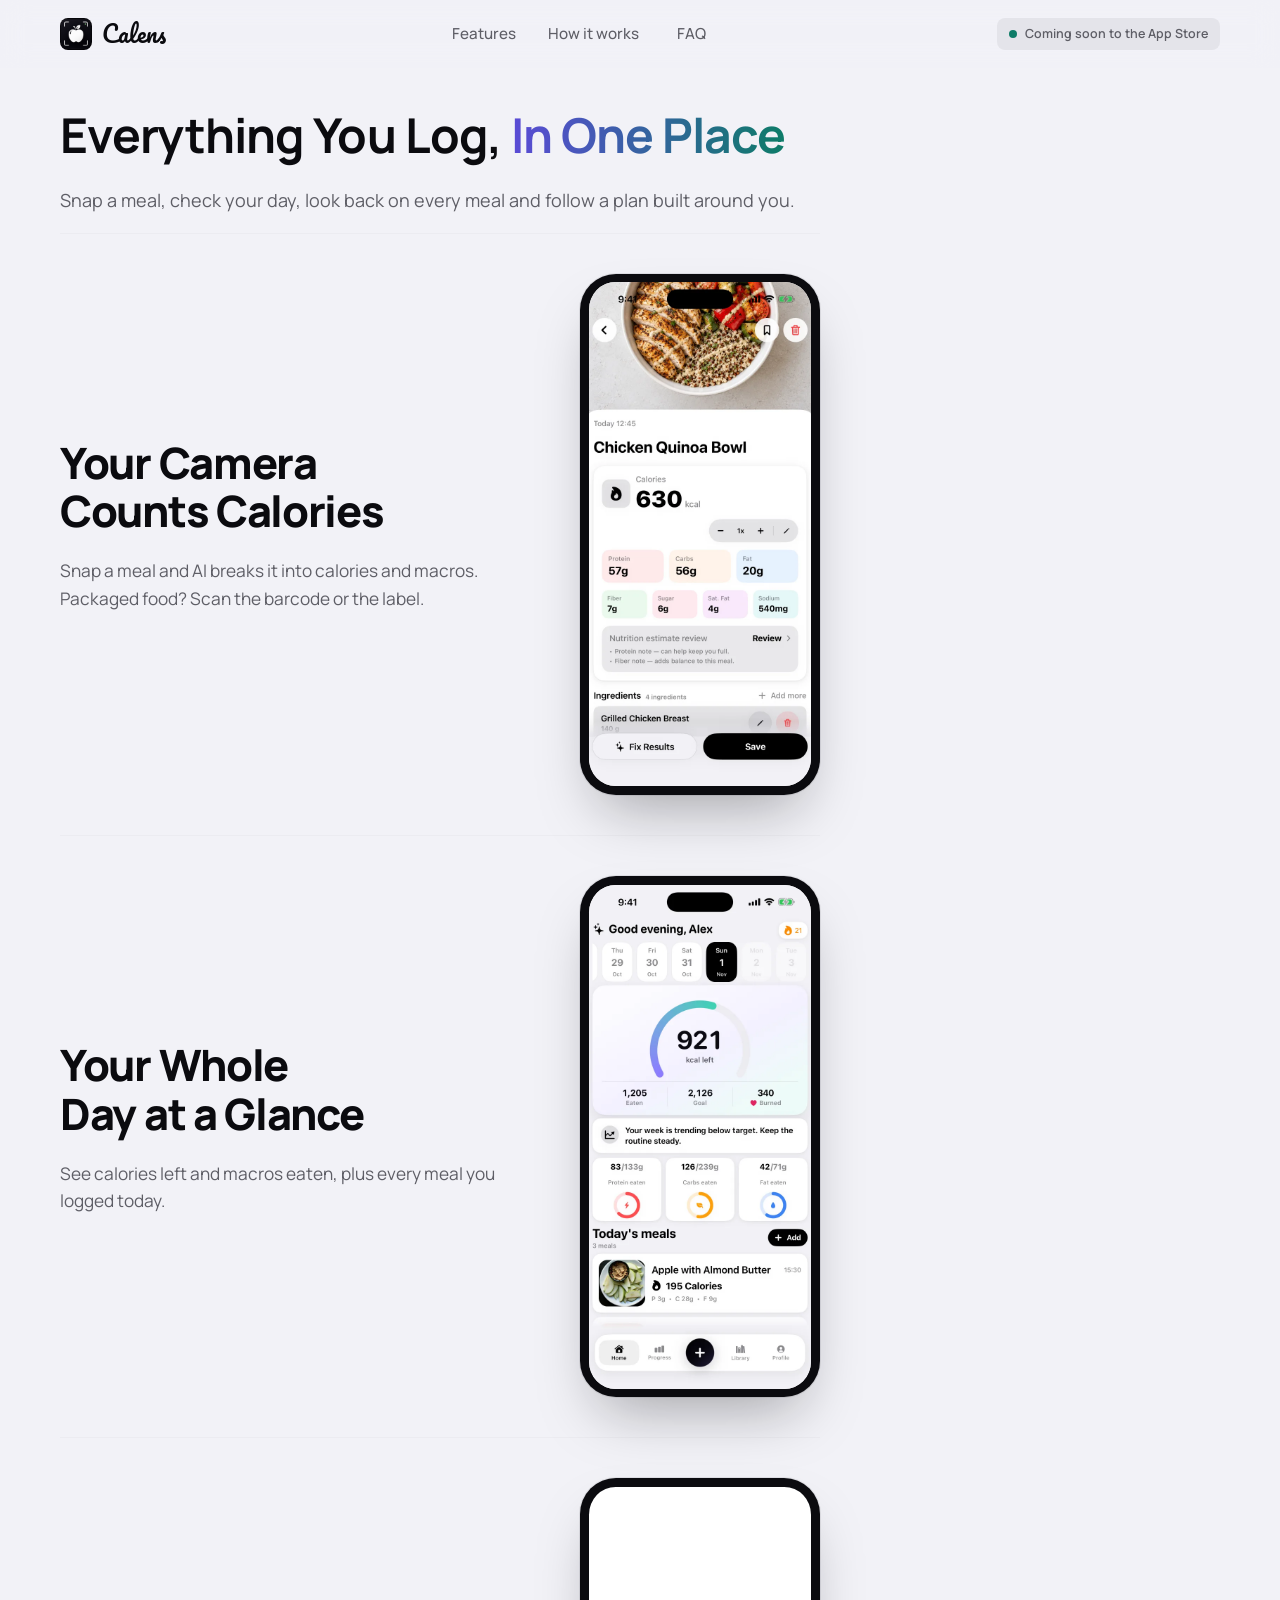
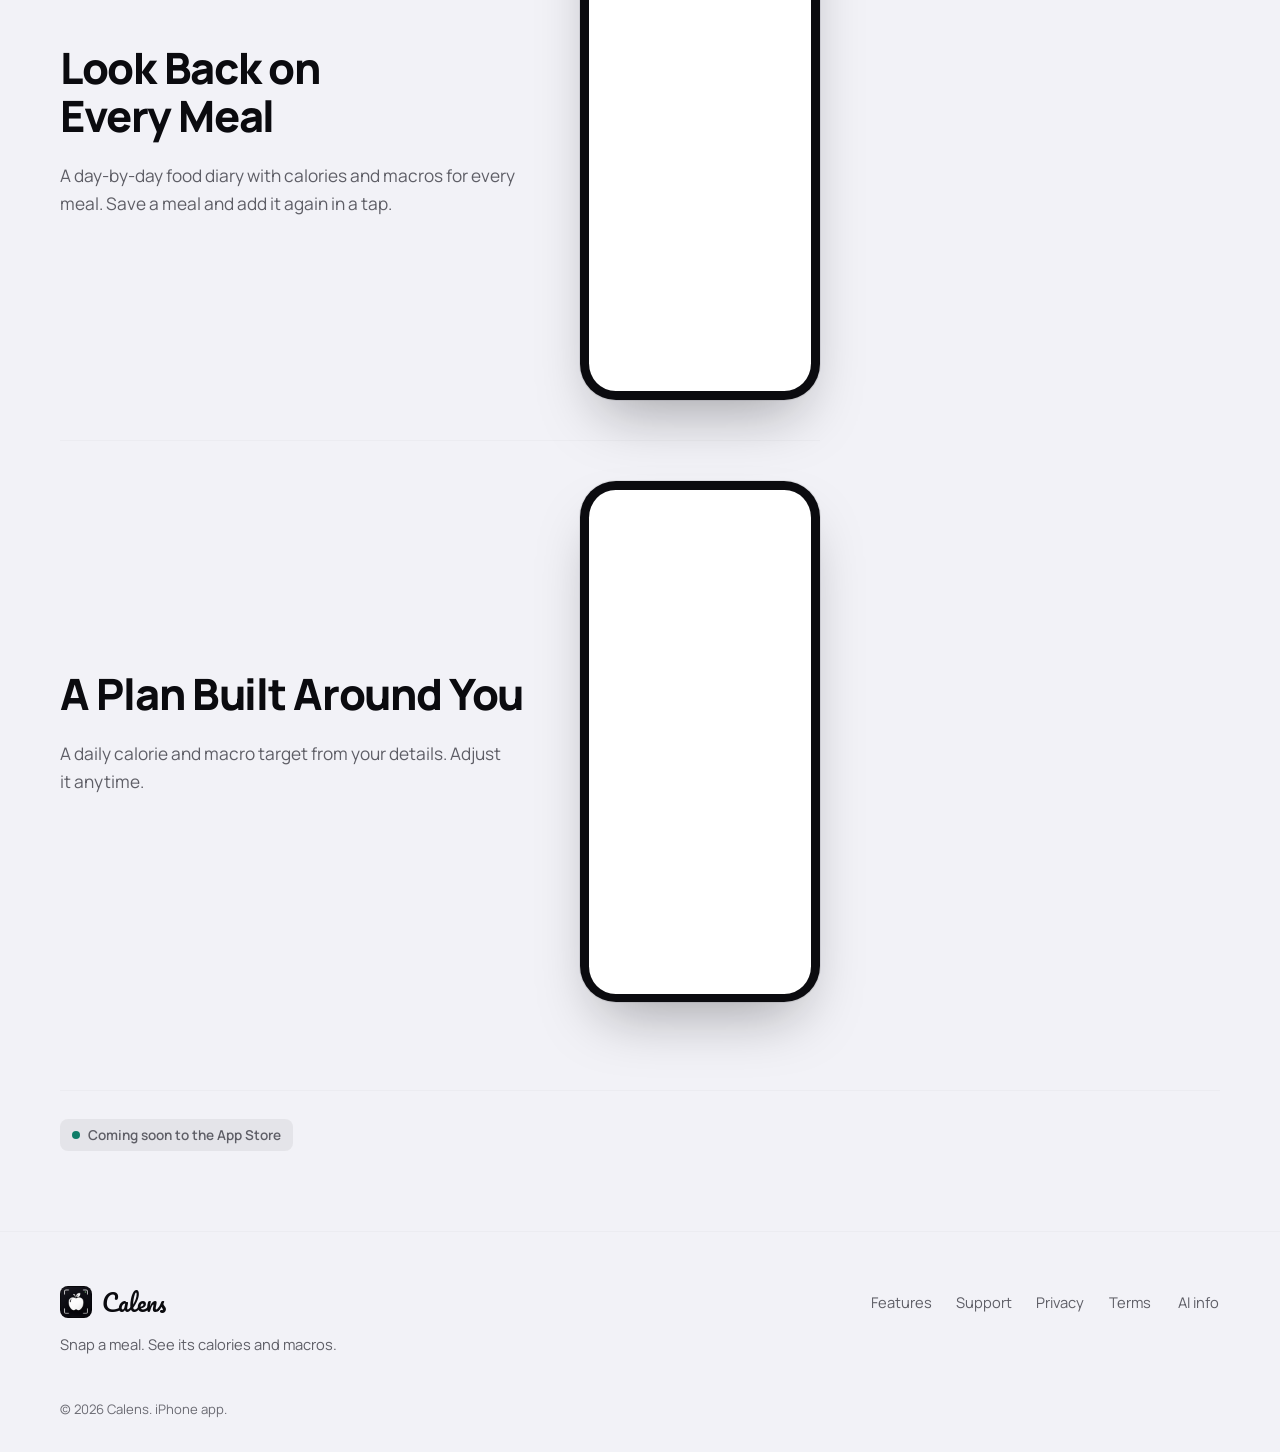
<file: features.html>
<!doctype html>
<html lang="en" dir="ltr">
<head>
<meta charset="utf-8">
<meta http-equiv="Content-Security-Policy" content="default-src &#39;none&#39;; script-src &#39;self&#39;; style-src &#39;self&#39;; img-src &#39;self&#39; data:; font-src &#39;self&#39;; connect-src &#39;self&#39;; manifest-src &#39;self&#39;; base-uri &#39;none&#39;; form-action &#39;none&#39;">
<meta name="referrer" content="strict-origin-when-cross-origin">
<meta name="viewport" content="width=device-width, initial-scale=1, viewport-fit=cover">
<title>Features | Calens</title>
<meta name="description" content="Snap a meal, check your day, look back on every meal and follow a plan built around you.">
<link rel="canonical" href="https://calens.oda.so/features">

<meta name="robots" content="index, follow, max-image-preview:large">
<meta name="application-name" content="Calens">
<meta name="apple-mobile-web-app-title" content="Calens">
<meta name="theme-color" content="#FFFFFF">

<meta property="og:type" content="website">
<meta property="og:site_name" content="Calens">
<meta property="og:title" content="Features | Calens">
<meta property="og:description" content="Snap a meal, check your day, look back on every meal and follow a plan built around you.">
<meta property="og:url" content="https://calens.oda.so/features">
<meta property="og:image" content="https://calens.oda.so/assets/icons/logo-1024.png">
<meta property="og:locale" content="en_US">
<meta name="twitter:card" content="summary_large_image">
<link rel="icon" href="favicon.ico" sizes="any">
<link rel="icon" type="image/png" sizes="48x48" href="assets/icons/icon-48.png">
<link rel="icon" type="image/png" sizes="192x192" href="assets/icons/icon-192.png">
<link rel="apple-touch-icon" href="apple-touch-icon.png">
<link rel="manifest" href="site.webmanifest">
<link rel="describedby" type="text/plain" href="llms.txt">
<link rel="preload" href="fonts/manrope-var.woff2" as="font" type="font/woff2" crossorigin>
<link rel="stylesheet" href="assets/tokens.css">
<link rel="stylesheet" href="assets/base.css">
<link rel="stylesheet" href="assets/template.css">

<script type="application/ld+json">{"@context":"https://schema.org","@graph":[{"@type":"WebSite","@id":"https://calens.oda.so/#website","url":"https://calens.oda.so/","name":"Calens","inLanguage":"en","publisher":{"@id":"https://calens.oda.so/#org"}},{"@type":"Organization","@id":"https://calens.oda.so/#org","name":"Calens","url":"https://calens.oda.so/","logo":{"@type":"ImageObject","url":"https://calens.oda.so/assets/icons/logo-1024.png","width":1024,"height":1024},"email":"calens@oda.so"},{"@type":"SoftwareApplication","@id":"https://calens.oda.so/#app","name":"Calens","operatingSystem":"iOS 17 or later","applicationCategory":"HealthApplication","description":"Snap a meal and Calens shows its calories, protein, carbs, fat and fiber. Scan barcodes and food labels too. Your food log stays on your iPhone.","publisher":{"@id":"https://calens.oda.so/#org"},"featureList":["AI calorie and macro analysis from a meal photo","Ingredient editor with automatic nutrition recalculation","Barcode lookup","On-device nutrition-label scanning","Personal daily calorie and macro target","Food diary, saved meals and PDF nutrition reports","Weight, goal and streak tracking","Before-and-after progress photos","Optional Apple Health integration (activity, workouts, weight)","Food log stored on the device"],"inLanguage":["ar","de","en","es","fr","it","ja","ko","nl","pt-BR","tr","zh-Hant"]},{"@type":"BreadcrumbList","itemListElement":[{"@type":"ListItem","position":1,"name":"Calens","item":"https://calens.oda.so/"},{"@type":"ListItem","position":2,"name":"Features","item":"https://calens.oda.so/features"}]}]}</script>
</head>
<body class="tpl-calens-original page-features">
<a class="skip-link" href="#main">Skip to content</a>
<header class="site-header"><div class="wrap header-row">
<a class="brand " href="/" aria-label="Calens home"><img class="brand-icon" src="assets/icons/app-icon.png" alt="" width="32" height="32"><span class="brand-word">Calens</span></a>
<nav class="site-nav" aria-label="Primary"><a href="/features">Features</a><a href="/#how">How it works</a><a href="/#faq">FAQ</a></nav>
<details class="nav-menu"><summary aria-label="Menu"><span class="nav-menu-icon" aria-hidden="true"></span><span class="nav-menu-label">Menu</span></summary><nav aria-label="Primary (menu)"><a href="/features">Features</a><a href="/#how">How it works</a><a href="/#faq">FAQ</a></nav></details>
<span class="store-cta is-pending store-cta--sm" data-surface="nav"><span class="pending-dot" aria-hidden="true"></span>Coming soon to the App Store</span>
</div></header>
<main id="main">
<div class="doc wrap doc--wide"><h1>Everything You Log, <span class="accent-text">In One Place</span></h1><p class="lede">Snap a meal, check your day, look back on every meal and follow a plan built around you.</p><section class="feature-row" id="scan"><div class="feature-copy"><h2>Your Camera Counts Calories</h2><p>Snap a meal and AI breaks it into calories and macros. Packaged food? Scan the barcode or the label.</p></div><figure class="phone phone--md"><div class="phone-screen"><img src="assets/screens/meal-result.webp" alt="Calens meal result showing calories, protein, carbs, fat and fiber for one meal" width="660" height="1434" loading="lazy" decoding="async"></div></figure></section><section class="feature-row" id="day"><div class="feature-copy"><h2>Your Whole Day at a Glance</h2><p>See calories left and macros eaten, plus every meal you logged today.</p></div><figure class="phone phone--md"><div class="phone-screen"><img src="assets/screens/home.webp" alt="Calens home screen with calories left, macros eaten and today&#39;s meals" width="660" height="1434" loading="lazy" decoding="async"></div></figure></section><section class="feature-row" id="diary"><div class="feature-copy"><h2>Look Back on Every Meal</h2><p>A day-by-day food diary with calories and macros for every meal. Save a meal and add it again in a tap.</p></div><figure class="phone phone--md"><div class="phone-screen"><img src="assets/screens/history.webp" alt="Calens food diary listing meals by day with calories and macros" width="660" height="1434" loading="lazy" decoding="async"></div></figure></section><section class="feature-row" id="plan"><div class="feature-copy"><h2>A Plan Built Around You</h2><p>A daily calorie and macro target from your details. Adjust it anytime.</p></div><figure class="phone phone--md"><div class="phone-screen"><img src="assets/screens/plan.webp" alt="Calens daily calorie and macro plan" width="660" height="1434" loading="lazy" decoding="async"></div></figure></section><aside class="doc-handoff"><span class="store-cta is-pending " data-surface="end"><span class="pending-dot" aria-hidden="true"></span>Coming soon to the App Store</span></aside></div>
</main>
<footer class="site-footer"><div class="wrap">
<div class="footer-top">
<div class="footer-brand"><a class="brand " href="/" aria-label="Calens home"><img class="brand-icon" src="assets/icons/app-icon.png" alt="" width="32" height="32"><span class="brand-word">Calens</span></a><p>Snap a meal. See its calories and macros.</p></div>
<nav class="footer-nav" aria-label="Footer">
<a href="/features">Features</a>

<a href="/support">Support</a>
<a href="/privacy">Privacy</a>
<a href="/terms">Terms</a>
<a href="/ai-info">AI info</a>
</nav>
</div>

<div class="footer-bottom"><p>&copy; 2026 Calens. iPhone app.</p></div>
</div></footer>
</body>
</html>
</file>
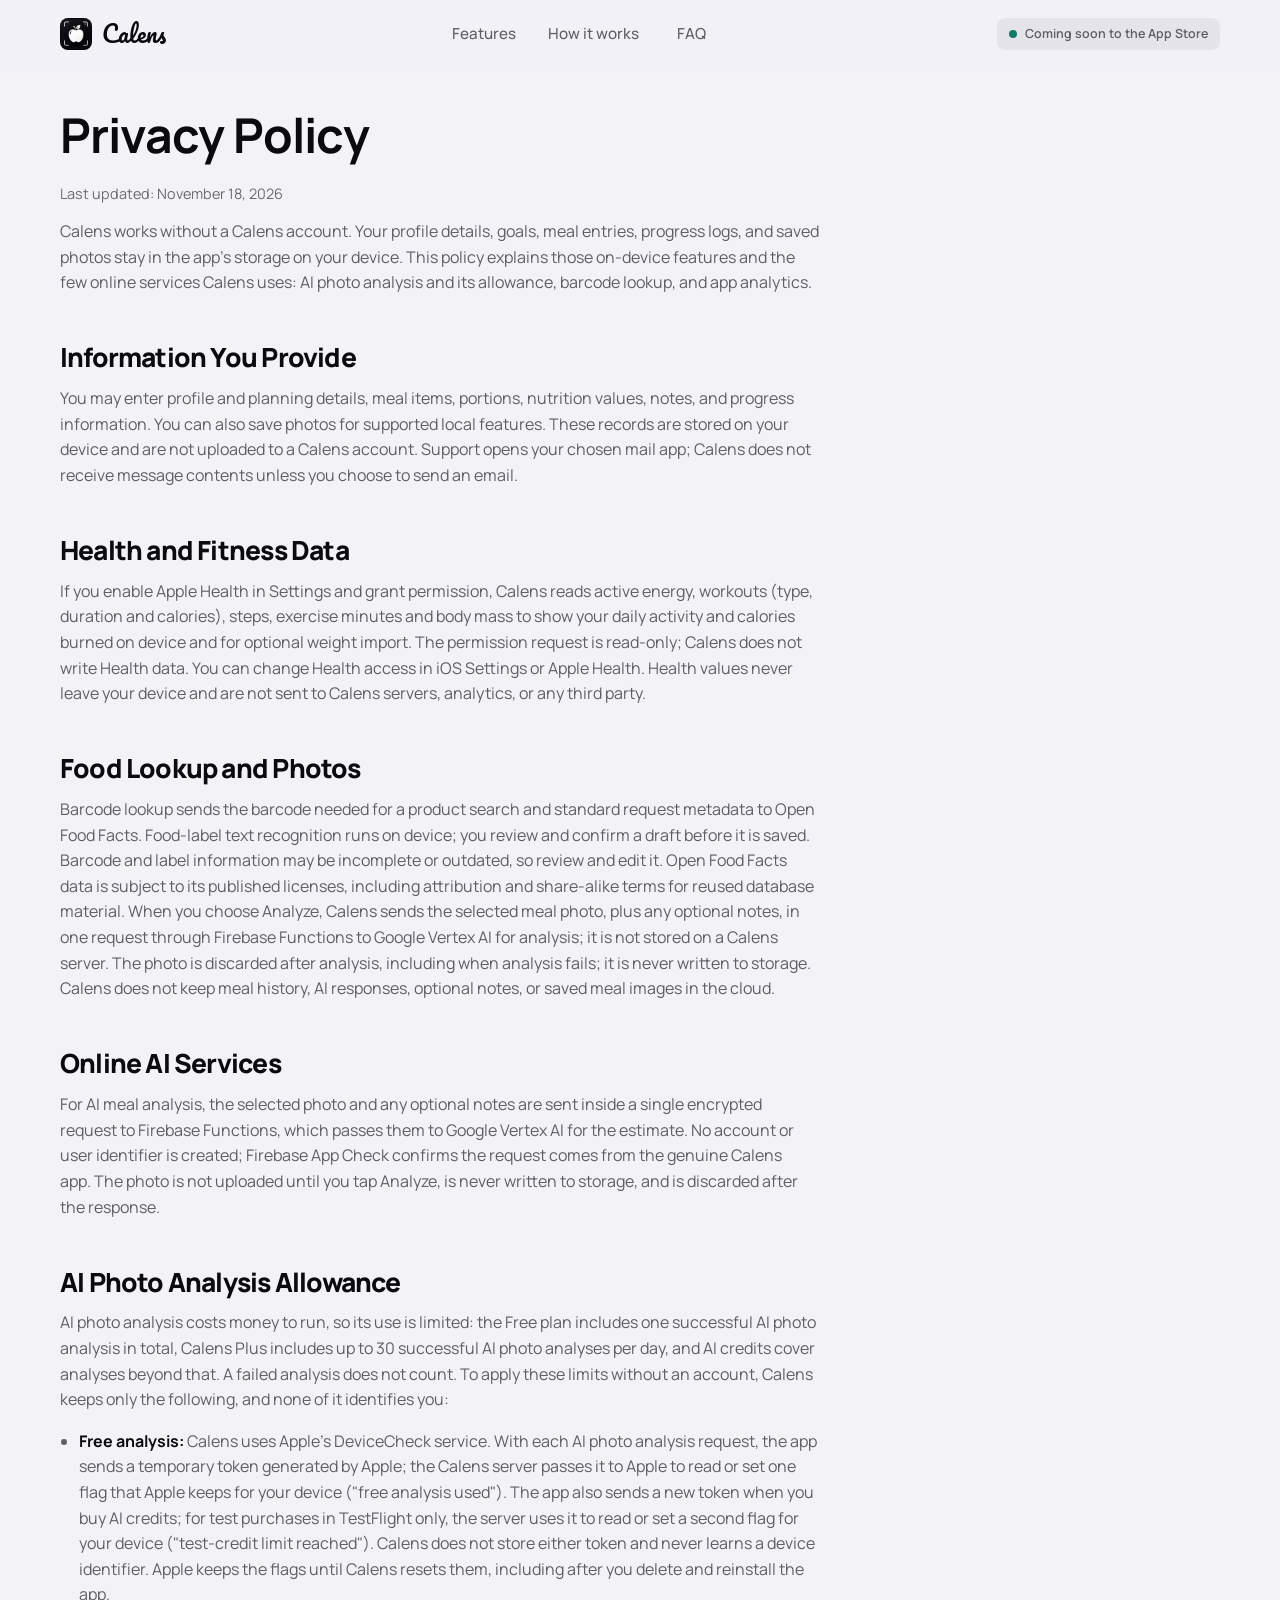
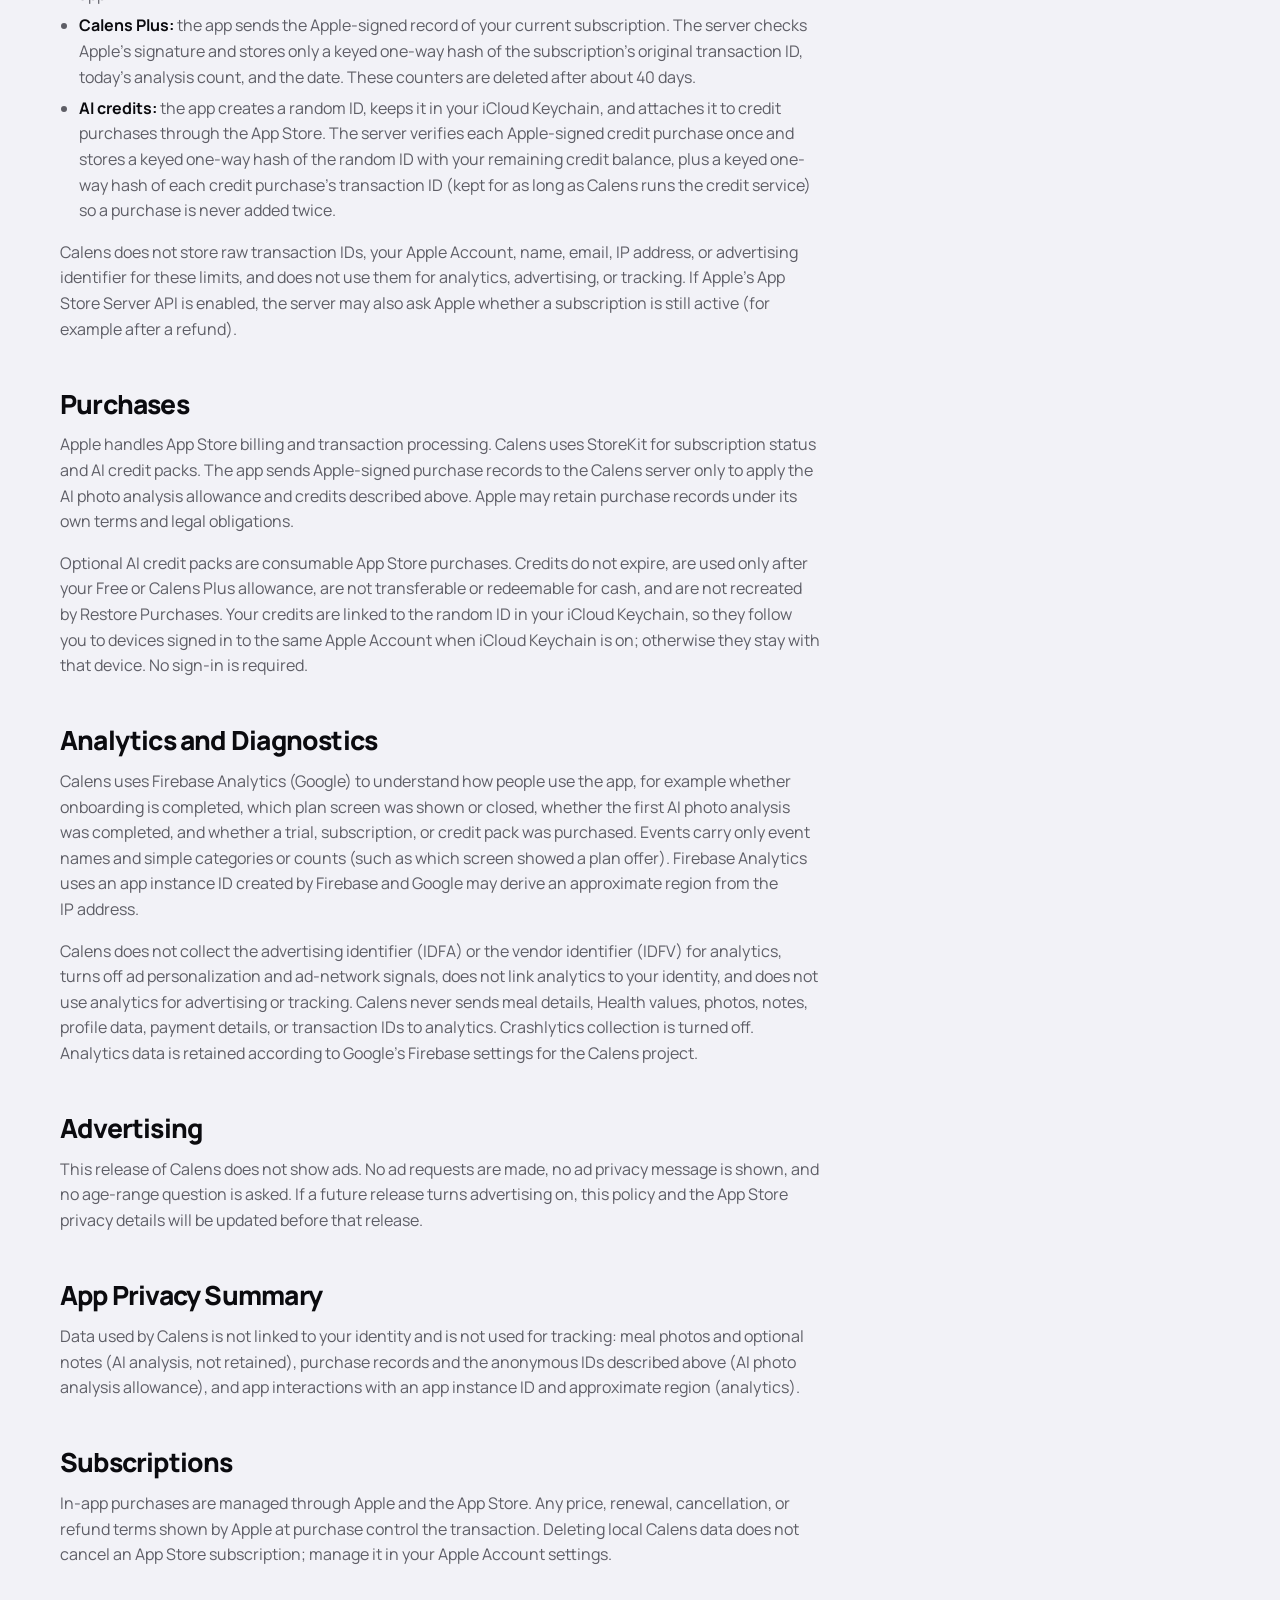
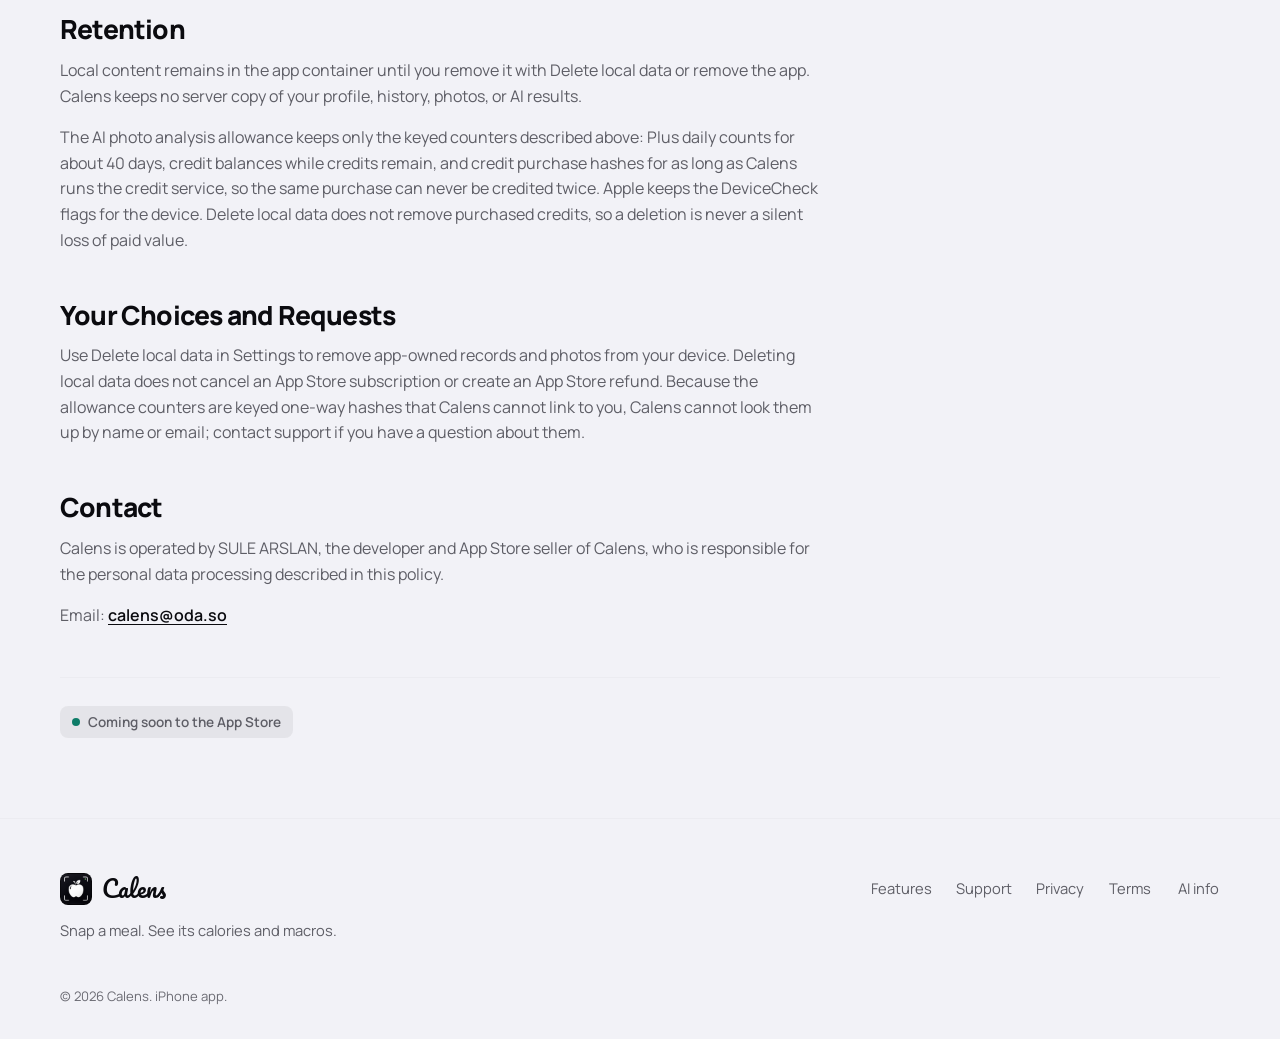
<file: privacy.html>
<!doctype html>
<html lang="en" dir="ltr">
<head>
<meta charset="utf-8">
<meta http-equiv="Content-Security-Policy" content="default-src &#39;none&#39;; script-src &#39;self&#39;; style-src &#39;self&#39;; img-src &#39;self&#39; data:; font-src &#39;self&#39;; connect-src &#39;self&#39;; manifest-src &#39;self&#39;; base-uri &#39;none&#39;; form-action &#39;none&#39;">
<meta name="referrer" content="strict-origin-when-cross-origin">
<meta name="viewport" content="width=device-width, initial-scale=1, viewport-fit=cover">
<title>Privacy Policy | Calens</title>
<meta name="description" content="Privacy Policy for Calens.">
<link rel="canonical" href="https://calens.oda.so/privacy">

<meta name="robots" content="index, follow, max-image-preview:large">
<meta name="application-name" content="Calens">
<meta name="apple-mobile-web-app-title" content="Calens">
<meta name="theme-color" content="#FFFFFF">

<meta property="og:type" content="website">
<meta property="og:site_name" content="Calens">
<meta property="og:title" content="Privacy Policy | Calens">
<meta property="og:description" content="Privacy Policy for Calens.">
<meta property="og:url" content="https://calens.oda.so/privacy">
<meta property="og:image" content="https://calens.oda.so/assets/icons/logo-1024.png">
<meta property="og:locale" content="en_US">
<meta name="twitter:card" content="summary_large_image">
<link rel="icon" href="favicon.ico" sizes="any">
<link rel="icon" type="image/png" sizes="48x48" href="assets/icons/icon-48.png">
<link rel="icon" type="image/png" sizes="192x192" href="assets/icons/icon-192.png">
<link rel="apple-touch-icon" href="apple-touch-icon.png">
<link rel="manifest" href="site.webmanifest">
<link rel="describedby" type="text/plain" href="llms.txt">
<link rel="preload" href="fonts/manrope-var.woff2" as="font" type="font/woff2" crossorigin>
<link rel="stylesheet" href="assets/tokens.css">
<link rel="stylesheet" href="assets/base.css">
<link rel="stylesheet" href="assets/template.css">

<script type="application/ld+json">{"@context":"https://schema.org","@graph":[{"@type":"WebSite","@id":"https://calens.oda.so/#website","url":"https://calens.oda.so/","name":"Calens","inLanguage":"en","publisher":{"@id":"https://calens.oda.so/#org"}},{"@type":"Organization","@id":"https://calens.oda.so/#org","name":"Calens","url":"https://calens.oda.so/","logo":{"@type":"ImageObject","url":"https://calens.oda.so/assets/icons/logo-1024.png","width":1024,"height":1024},"email":"calens@oda.so"},{"@type":"SoftwareApplication","@id":"https://calens.oda.so/#app","name":"Calens","operatingSystem":"iOS 17 or later","applicationCategory":"HealthApplication","description":"Snap a meal and Calens shows its calories, protein, carbs, fat and fiber. Scan barcodes and food labels too. Your food log stays on your iPhone.","publisher":{"@id":"https://calens.oda.so/#org"},"featureList":["AI calorie and macro analysis from a meal photo","Ingredient editor with automatic nutrition recalculation","Barcode lookup","On-device nutrition-label scanning","Personal daily calorie and macro target","Food diary, saved meals and PDF nutrition reports","Weight, goal and streak tracking","Before-and-after progress photos","Optional Apple Health integration (activity, workouts, weight)","Food log stored on the device"],"inLanguage":["ar","de","en","es","fr","it","ja","ko","nl","pt-BR","tr","zh-Hant"]},{"@type":"BreadcrumbList","itemListElement":[{"@type":"ListItem","position":1,"name":"Calens","item":"https://calens.oda.so/"},{"@type":"ListItem","position":2,"name":"Privacy Policy","item":"https://calens.oda.so/privacy"}]}]}</script>
</head>
<body class="tpl-calens-original page-privacy">
<a class="skip-link" href="#main">Skip to content</a>
<header class="site-header"><div class="wrap header-row">
<a class="brand " href="/" aria-label="Calens home"><img class="brand-icon" src="assets/icons/app-icon.png" alt="" width="32" height="32"><span class="brand-word">Calens</span></a>
<nav class="site-nav" aria-label="Primary"><a href="/features">Features</a><a href="/#how">How it works</a><a href="/#faq">FAQ</a></nav>
<details class="nav-menu"><summary aria-label="Menu"><span class="nav-menu-icon" aria-hidden="true"></span><span class="nav-menu-label">Menu</span></summary><nav aria-label="Primary (menu)"><a href="/features">Features</a><a href="/#how">How it works</a><a href="/#faq">FAQ</a></nav></details>
<span class="store-cta is-pending store-cta--sm" data-surface="nav"><span class="pending-dot" aria-hidden="true"></span>Coming soon to the App Store</span>
</div></header>
<main id="main">
<article class="doc wrap doc--prose"><h1>Privacy Policy</h1><p class="muted doc-updated">Last updated: November 18, 2026</p><div class="legal-body">
        <p>Calens works without a Calens account. Your profile details, goals, meal entries, progress logs, and saved photos stay in the app's storage on your device. This policy explains those on-device features and the few online services Calens uses: AI photo analysis and its allowance, barcode lookup, and app analytics.</p>
        <h2>Information You Provide</h2>
        <p>You may enter profile and planning details, meal items, portions, nutrition values, notes, and progress information. You can also save photos for supported local features. These records are stored on your device and are not uploaded to a Calens account. Support opens your chosen mail app; Calens does not receive message contents unless you choose to send an email.</p>
        <h2>Health and Fitness Data</h2>
        <p>If you enable Apple Health in Settings and grant permission, Calens reads active energy, workouts (type, duration and calories), steps, exercise minutes and body mass to show your daily activity and calories burned on device and for optional weight import. The permission request is read-only; Calens does not write Health data. You can change Health access in iOS Settings or Apple Health. Health values never leave your device and are not sent to Calens servers, analytics, or any third party.</p>
        <h2>Food Lookup and Photos</h2>
        <p>Barcode lookup sends the barcode needed for a product search and standard request metadata to Open Food Facts. Food-label text recognition runs on device; you review and confirm a draft before it is saved. Barcode and label information may be incomplete or outdated, so review and edit it. Open Food Facts data is subject to its published licenses, including attribution and share-alike terms for reused database material. When you choose Analyze, Calens sends the selected meal photo, plus any optional notes, in one request through Firebase Functions to Google Vertex AI for analysis; it is not stored on a Calens server. The photo is discarded after analysis, including when analysis fails; it is never written to storage. Calens does not keep meal history, AI responses, optional notes, or saved meal images in the cloud.</p>
        <h2>Online AI Services</h2>
        <p>For AI meal analysis, the selected photo and any optional notes are sent inside a single encrypted request to Firebase Functions, which passes them to Google Vertex AI for the estimate. No account or user identifier is created; Firebase App Check confirms the request comes from the genuine Calens app. The photo is not uploaded until you tap Analyze, is never written to storage, and is discarded after the response.</p>
        <h2>AI Photo Analysis Allowance</h2>
        <p>AI photo analysis costs money to run, so its use is limited: the Free plan includes one successful AI photo analysis in total, Calens Plus includes up to 30 successful AI photo analyses per day, and AI credits cover analyses beyond that. A failed analysis does not count. To apply these limits without an account, Calens keeps only the following, and none of it identifies you:</p>
        <ul>
          <li><strong>Free analysis:</strong> Calens uses Apple's DeviceCheck service. With each AI photo analysis request, the app sends a temporary token generated by Apple; the Calens server passes it to Apple to read or set one flag that Apple keeps for your device ("free analysis used"). The app also sends a new token when you buy AI credits; for test purchases in TestFlight only, the server uses it to read or set a second flag for your device ("test-credit limit reached"). Calens does not store either token and never learns a device identifier. Apple keeps the flags until Calens resets them, including after you delete and reinstall the app.</li>
          <li><strong>Calens Plus:</strong> the app sends the Apple-signed record of your current subscription. The server checks Apple's signature and stores only a keyed one-way hash of the subscription's original transaction ID, today's analysis count, and the date. These counters are deleted after about 40 days.</li>
          <li><strong>AI credits:</strong> the app creates a random ID, keeps it in your iCloud Keychain, and attaches it to credit purchases through the App Store. The server verifies each Apple-signed credit purchase once and stores a keyed one-way hash of the random ID with your remaining credit balance, plus a keyed one-way hash of each credit purchase's transaction ID (kept for as long as Calens runs the credit service) so a purchase is never added twice.</li>
        </ul>
        <p>Calens does not store raw transaction IDs, your Apple Account, name, email, IP address, or advertising identifier for these limits, and does not use them for analytics, advertising, or tracking. If Apple's App Store Server API is enabled, the server may also ask Apple whether a subscription is still active (for example after a refund).</p>
        <h2>Purchases</h2>
        <p>Apple handles App Store billing and transaction processing. Calens uses StoreKit for subscription status and AI credit packs. The app sends Apple-signed purchase records to the Calens server only to apply the AI photo analysis allowance and credits described above. Apple may retain purchase records under its own terms and legal obligations.</p>
        <p>Optional AI credit packs are consumable App Store purchases. Credits do not expire, are used only after your Free or Calens Plus allowance, are not transferable or redeemable for cash, and are not recreated by Restore Purchases. Your credits are linked to the random ID in your iCloud Keychain, so they follow you to devices signed in to the same Apple Account when iCloud Keychain is on; otherwise they stay with that device. No sign-in is required.</p>
        <h2>Analytics and Diagnostics</h2>
        <p>Calens uses Firebase Analytics (Google) to understand how people use the app, for example whether onboarding is completed, which plan screen was shown or closed, whether the first AI photo analysis was completed, and whether a trial, subscription, or credit pack was purchased. Events carry only event names and simple categories or counts (such as which screen showed a plan offer). Firebase Analytics uses an app instance ID created by Firebase and Google may derive an approximate region from the IP address.</p>
        <p>Calens does not collect the advertising identifier (IDFA) or the vendor identifier (IDFV) for analytics, turns off ad personalization and ad-network signals, does not link analytics to your identity, and does not use analytics for advertising or tracking. Calens never sends meal details, Health values, photos, notes, profile data, payment details, or transaction IDs to analytics. Crashlytics collection is turned off. Analytics data is retained according to Google's Firebase settings for the Calens project.</p>
        <h2>Advertising</h2>
        <p>This release of Calens does not show ads. No ad requests are made, no ad privacy message is shown, and no age-range question is asked. If a future release turns advertising on, this policy and the App Store privacy details will be updated before that release.</p>
        <h2>App Privacy Summary</h2>
        <p>Data used by Calens is not linked to your identity and is not used for tracking: meal photos and optional notes (AI analysis, not retained), purchase records and the anonymous IDs described above (AI photo analysis allowance), and app interactions with an app instance ID and approximate region (analytics).</p>
        <h2>Subscriptions</h2>
        <p>In-app purchases are managed through Apple and the App Store. Any price, renewal, cancellation, or refund terms shown by Apple at purchase control the transaction. Deleting local Calens data does not cancel an App Store subscription; manage it in your Apple Account settings.</p>
        <h2>Retention</h2>
        <p>Local content remains in the app container until you remove it with Delete local data or remove the app. Calens keeps no server copy of your profile, history, photos, or AI results.</p>
        <p>The AI photo analysis allowance keeps only the keyed counters described above: Plus daily counts for about 40 days, credit balances while credits remain, and credit purchase hashes for as long as Calens runs the credit service, so the same purchase can never be credited twice. Apple keeps the DeviceCheck flags for the device. Delete local data does not remove purchased credits, so a deletion is never a silent loss of paid value.</p>
        <h2>Your Choices and Requests</h2>
        <p>Use Delete local data in Settings to remove app-owned records and photos from your device. Deleting local data does not cancel an App Store subscription or create an App Store refund. Because the allowance counters are keyed one-way hashes that Calens cannot link to you, Calens cannot look them up by name or email; contact support if you have a question about them.</p>
        <h2>Contact</h2>
        <p>Calens is operated by SULE ARSLAN, the developer and App Store seller of Calens, who is responsible for the personal data processing described in this policy.</p>
        <p>Email: <a href="mailto:calens@oda.so">calens@oda.so</a></p>
      </div><aside class="doc-handoff"><span class="store-cta is-pending " data-surface="end"><span class="pending-dot" aria-hidden="true"></span>Coming soon to the App Store</span></aside></article>
</main>
<footer class="site-footer"><div class="wrap">
<div class="footer-top">
<div class="footer-brand"><a class="brand " href="/" aria-label="Calens home"><img class="brand-icon" src="assets/icons/app-icon.png" alt="" width="32" height="32"><span class="brand-word">Calens</span></a><p>Snap a meal. See its calories and macros.</p></div>
<nav class="footer-nav" aria-label="Footer">
<a href="/features">Features</a>

<a href="/support">Support</a>
<a href="/privacy">Privacy</a>
<a href="/terms">Terms</a>
<a href="/ai-info">AI info</a>
</nav>
</div>

<div class="footer-bottom"><p>&copy; 2026 Calens. iPhone app.</p></div>
</div></footer>
</body>
</html>
</file>
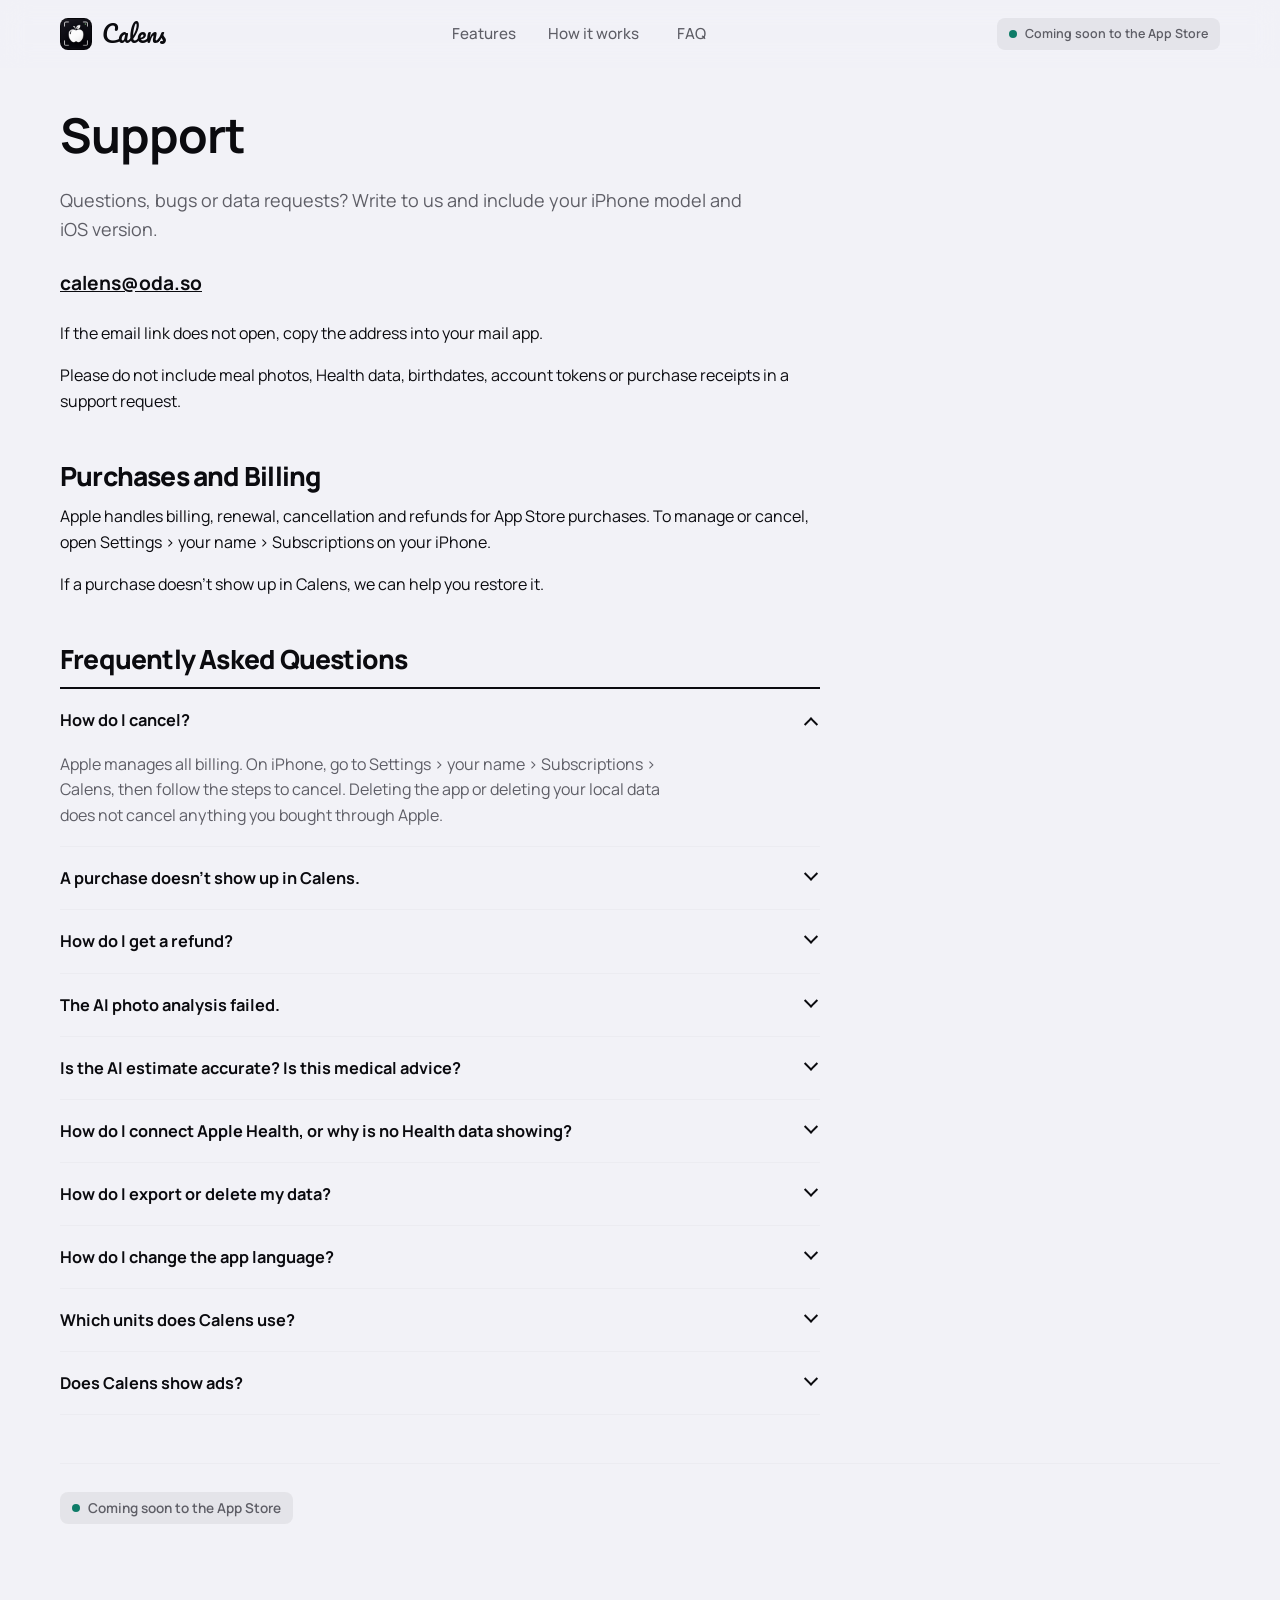
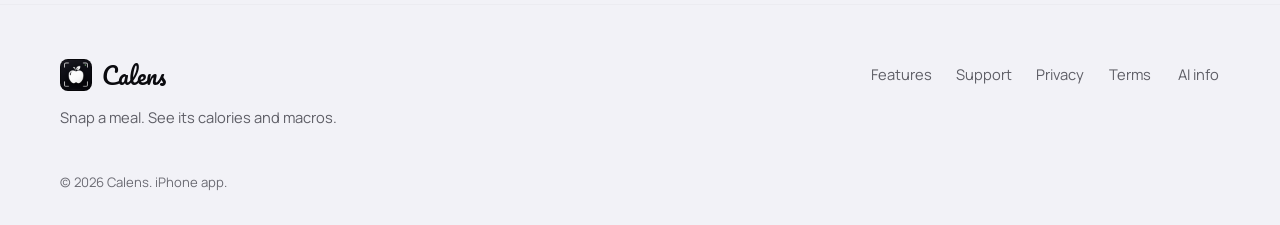
<file: support.html>
<!doctype html>
<html lang="en" dir="ltr">
<head>
<meta charset="utf-8">
<meta http-equiv="Content-Security-Policy" content="default-src &#39;none&#39;; script-src &#39;self&#39;; style-src &#39;self&#39;; img-src &#39;self&#39; data:; font-src &#39;self&#39;; connect-src &#39;self&#39;; manifest-src &#39;self&#39;; base-uri &#39;none&#39;; form-action &#39;none&#39;">
<meta name="referrer" content="strict-origin-when-cross-origin">
<meta name="viewport" content="width=device-width, initial-scale=1, viewport-fit=cover">
<title>Support | Calens</title>
<meta name="description" content="Questions, bugs or data requests? Write to us and include your iPhone model and iOS version.">
<link rel="canonical" href="https://calens.oda.so/support">

<meta name="robots" content="index, follow, max-image-preview:large">
<meta name="application-name" content="Calens">
<meta name="apple-mobile-web-app-title" content="Calens">
<meta name="theme-color" content="#FFFFFF">

<meta property="og:type" content="website">
<meta property="og:site_name" content="Calens">
<meta property="og:title" content="Support | Calens">
<meta property="og:description" content="Questions, bugs or data requests? Write to us and include your iPhone model and iOS version.">
<meta property="og:url" content="https://calens.oda.so/support">
<meta property="og:image" content="https://calens.oda.so/assets/icons/logo-1024.png">
<meta property="og:locale" content="en_US">
<meta name="twitter:card" content="summary_large_image">
<link rel="icon" href="favicon.ico" sizes="any">
<link rel="icon" type="image/png" sizes="48x48" href="assets/icons/icon-48.png">
<link rel="icon" type="image/png" sizes="192x192" href="assets/icons/icon-192.png">
<link rel="apple-touch-icon" href="apple-touch-icon.png">
<link rel="manifest" href="site.webmanifest">
<link rel="describedby" type="text/plain" href="llms.txt">
<link rel="preload" href="fonts/manrope-var.woff2" as="font" type="font/woff2" crossorigin>
<link rel="stylesheet" href="assets/tokens.css">
<link rel="stylesheet" href="assets/base.css">
<link rel="stylesheet" href="assets/template.css">

<script type="application/ld+json">{"@context":"https://schema.org","@graph":[{"@type":"WebSite","@id":"https://calens.oda.so/#website","url":"https://calens.oda.so/","name":"Calens","inLanguage":"en","publisher":{"@id":"https://calens.oda.so/#org"}},{"@type":"Organization","@id":"https://calens.oda.so/#org","name":"Calens","url":"https://calens.oda.so/","logo":{"@type":"ImageObject","url":"https://calens.oda.so/assets/icons/logo-1024.png","width":1024,"height":1024},"email":"calens@oda.so"},{"@type":"SoftwareApplication","@id":"https://calens.oda.so/#app","name":"Calens","operatingSystem":"iOS 17 or later","applicationCategory":"HealthApplication","description":"Snap a meal and Calens shows its calories, protein, carbs, fat and fiber. Scan barcodes and food labels too. Your food log stays on your iPhone.","publisher":{"@id":"https://calens.oda.so/#org"},"featureList":["AI calorie and macro analysis from a meal photo","Ingredient editor with automatic nutrition recalculation","Barcode lookup","On-device nutrition-label scanning","Personal daily calorie and macro target","Food diary, saved meals and PDF nutrition reports","Weight, goal and streak tracking","Before-and-after progress photos","Optional Apple Health integration (activity, workouts, weight)","Food log stored on the device"],"inLanguage":["ar","de","en","es","fr","it","ja","ko","nl","pt-BR","tr","zh-Hant"]},{"@type":"BreadcrumbList","itemListElement":[{"@type":"ListItem","position":1,"name":"Calens","item":"https://calens.oda.so/"},{"@type":"ListItem","position":2,"name":"Support","item":"https://calens.oda.so/support"}]}]}</script>
</head>
<body class="tpl-calens-original page-support">
<a class="skip-link" href="#main">Skip to content</a>
<header class="site-header"><div class="wrap header-row">
<a class="brand " href="/" aria-label="Calens home"><img class="brand-icon" src="assets/icons/app-icon.png" alt="" width="32" height="32"><span class="brand-word">Calens</span></a>
<nav class="site-nav" aria-label="Primary"><a href="/features">Features</a><a href="/#how">How it works</a><a href="/#faq">FAQ</a></nav>
<details class="nav-menu"><summary aria-label="Menu"><span class="nav-menu-icon" aria-hidden="true"></span><span class="nav-menu-label">Menu</span></summary><nav aria-label="Primary (menu)"><a href="/features">Features</a><a href="/#how">How it works</a><a href="/#faq">FAQ</a></nav></details>
<span class="store-cta is-pending store-cta--sm" data-surface="nav"><span class="pending-dot" aria-hidden="true"></span>Coming soon to the App Store</span>
</div></header>
<main id="main">
<article class="doc wrap doc--prose"><h1>Support</h1><p class="lede">Questions, bugs or data requests? Write to us and include your iPhone model and iOS version.</p><p><a class="mail-link" href="mailto:calens@oda.so">calens@oda.so</a></p><p>If the email link does not open, copy the address into your mail app.</p><p>Please do not include meal photos, Health data, birthdates, account tokens or purchase receipts in a support request.</p><h2>Purchases and Billing</h2><p>Apple handles billing, renewal, cancellation and refunds for App Store purchases. To manage or cancel, open Settings &gt; your name &gt; Subscriptions on your iPhone.</p><p>If a purchase doesn’t show up in Calens, we can help you restore it.</p><h2>Frequently Asked Questions</h2><div class="faq-list"><details class="faq-item" open><summary><span>How do I cancel?</span></summary><p>Apple manages all billing. On iPhone, go to Settings &gt; your name &gt; Subscriptions &gt; Calens, then follow the steps to cancel. Deleting the app or deleting your local data does not cancel anything you bought through Apple.</p></details><details class="faq-item"><summary><span>A purchase doesn’t show up in Calens.</span></summary><ol><li>Make sure you are signed in with the same Apple Account you used for the purchase.</li><li>In Calens, go to Profile &gt; Settings and tap Restore Purchases.</li><li>Check your connection, then close and reopen Calens.</li><li>If the purchase is waiting for approval (for example, Ask to Buy), it appears after it is approved.</li></ol><p>If it still doesn’t appear, email us with your device model, iOS version and the date of the purchase.</p></details><details class="faq-item"><summary><span>How do I get a refund?</span></summary><p>Apple handles all refunds for App Store purchases. You can request one at reportaproblem.apple.com. Calens support can’t issue or approve refunds.</p></details><details class="faq-item"><summary><span>The AI photo analysis failed.</span></summary><p>Try these steps:</p><ul><li>Check your internet connection.</li><li>Make sure the food is clearly visible, centered and well lit.</li><li>For packaged food, use Barcode or Food label instead.</li><li>Check that AI meal analysis is on in Profile &gt; Settings &gt; Privacy.</li></ul><p>If Calens asks you to wait, try again in a few minutes.</p></details><details class="faq-item"><summary><span>Is the AI estimate accurate? Is this medical advice?</span></summary><p>AI results are automated estimates and can be incomplete. Review and edit the values before you save a meal. Calens is not a medical device and does not give medical advice. For health or diet decisions, talk to a qualified professional.</p></details><details class="faq-item"><summary><span>How do I connect Apple Health, or why is no Health data showing?</span></summary><p>Apple Health is optional and read-only: Calens reads active energy, workouts, steps, exercise minutes and weight, and never writes to Apple Health. This data stays on your device.</p><ul><li>Go to Profile &gt; Settings &gt; Health and tap Open Apple Health Integration.</li><li>If you declined access earlier, open the Health app, tap your profile picture, then, under Privacy, tap Apps &gt; Calens and turn on the data types.</li><li>Data appears when iOS makes it available, which can take a few minutes.</li></ul></details><details class="faq-item"><summary><span>How do I export or delete my data?</span></summary><p>Your profile, meals, photos and progress stay on your device. Calens keeps no server copy of them.</p><ul><li>Export: Profile &gt; Settings &gt; Local data &gt; Export My Data.</li><li>Delete: Profile &gt; Settings &gt; Local data &gt; Delete local data. This removes your local profile, meals, photos and progress from this device.</li></ul><p>Deleting local data does not cancel anything you bought through Apple. Meal photos sent for AI analysis are not stored; they are discarded after the analysis.</p></details><details class="faq-item"><summary><span>How do I change the app language?</span></summary><p>Go to Profile &gt; Settings &gt; App Language. Calens is available in Arabic, Chinese (Traditional), Dutch, English, French, German, Italian, Japanese, Korean, Portuguese (Brazil), Spanish and Turkish.</p></details><details class="faq-item"><summary><span>Which units does Calens use?</span></summary><p>You can enter your height and weight in metric or imperial units during onboarding. Calens shows energy in kilocalories (kcal) and weight in Progress in kilograms (kg).</p></details><details class="faq-item"><summary><span>Does Calens show ads?</span></summary><p>No. This version of Calens does not show ads.</p></details></div><aside class="doc-handoff"><span class="store-cta is-pending " data-surface="end"><span class="pending-dot" aria-hidden="true"></span>Coming soon to the App Store</span></aside></article>
</main>
<footer class="site-footer"><div class="wrap">
<div class="footer-top">
<div class="footer-brand"><a class="brand " href="/" aria-label="Calens home"><img class="brand-icon" src="assets/icons/app-icon.png" alt="" width="32" height="32"><span class="brand-word">Calens</span></a><p>Snap a meal. See its calories and macros.</p></div>
<nav class="footer-nav" aria-label="Footer">
<a href="/features">Features</a>

<a href="/support">Support</a>
<a href="/privacy">Privacy</a>
<a href="/terms">Terms</a>
<a href="/ai-info">AI info</a>
</nav>
</div>

<div class="footer-bottom"><p>&copy; 2026 Calens. iPhone app.</p></div>
</div></footer>
</body>
</html>
</file>
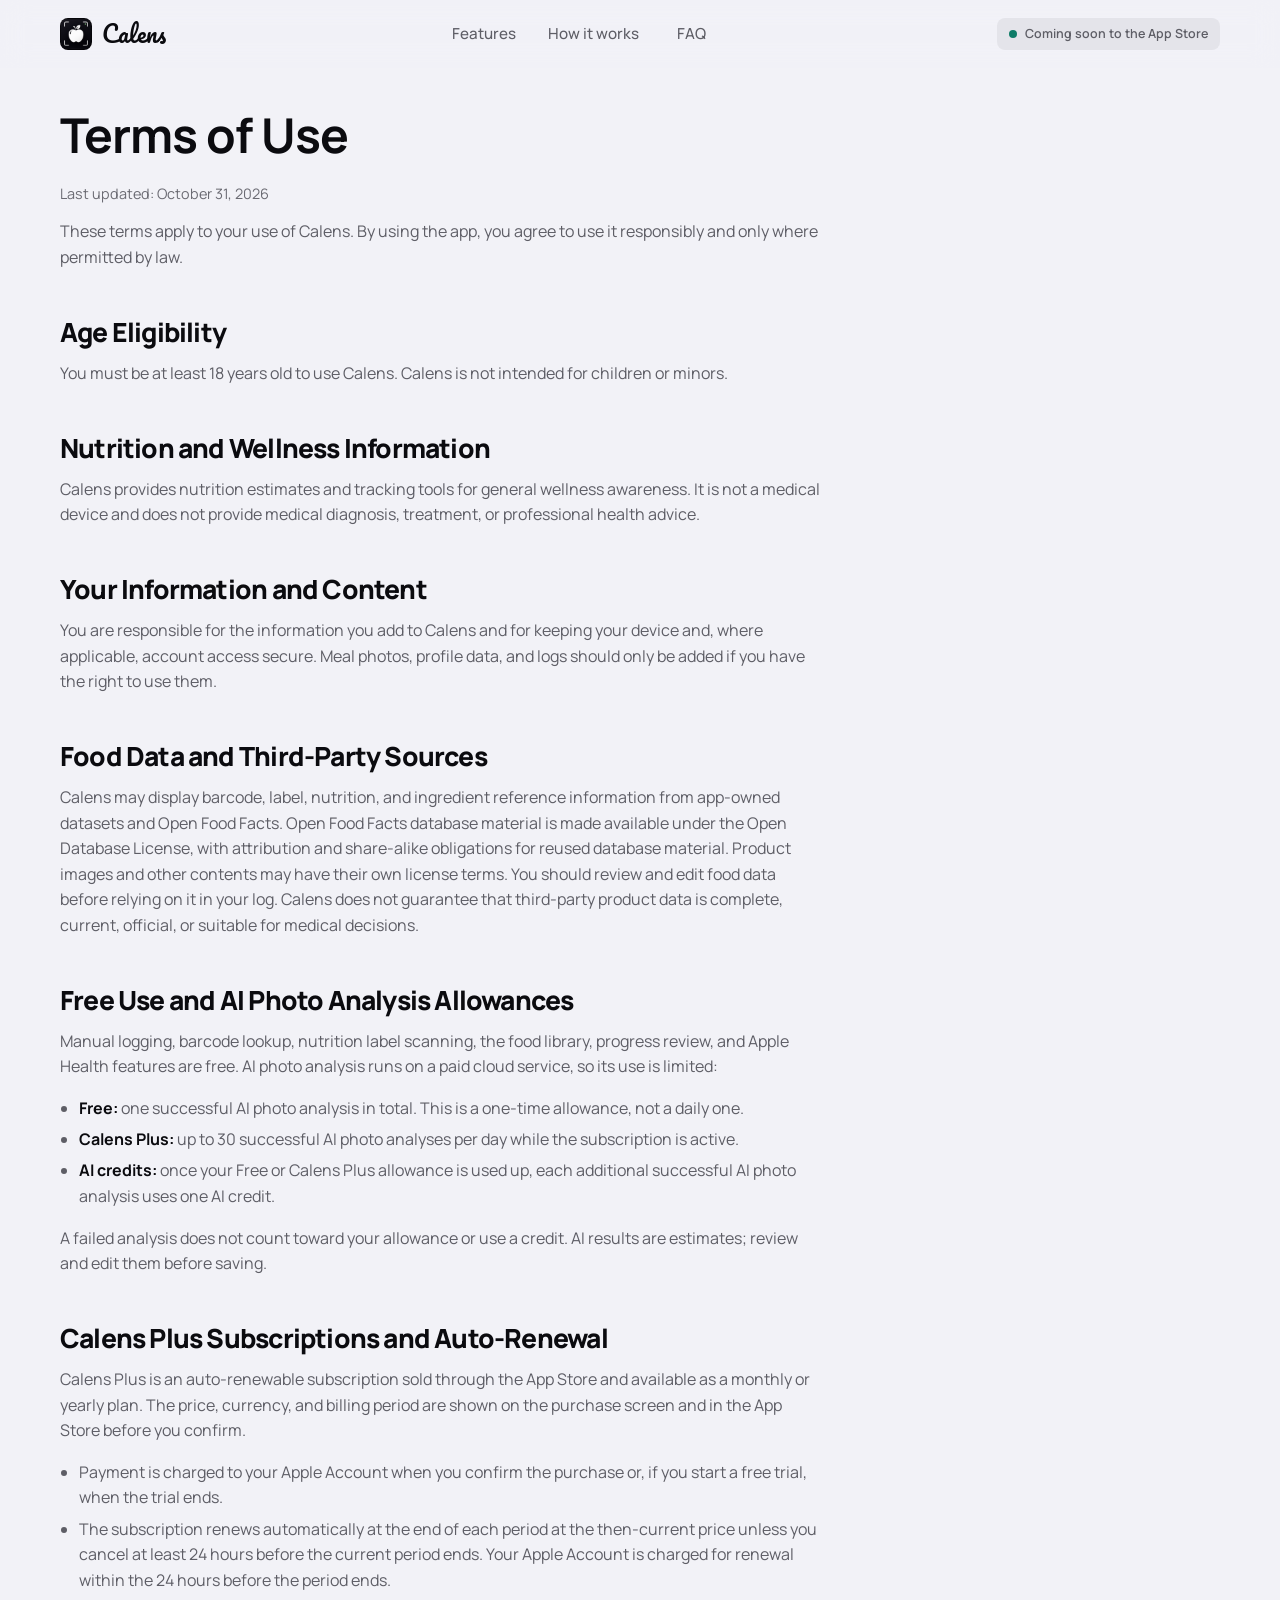
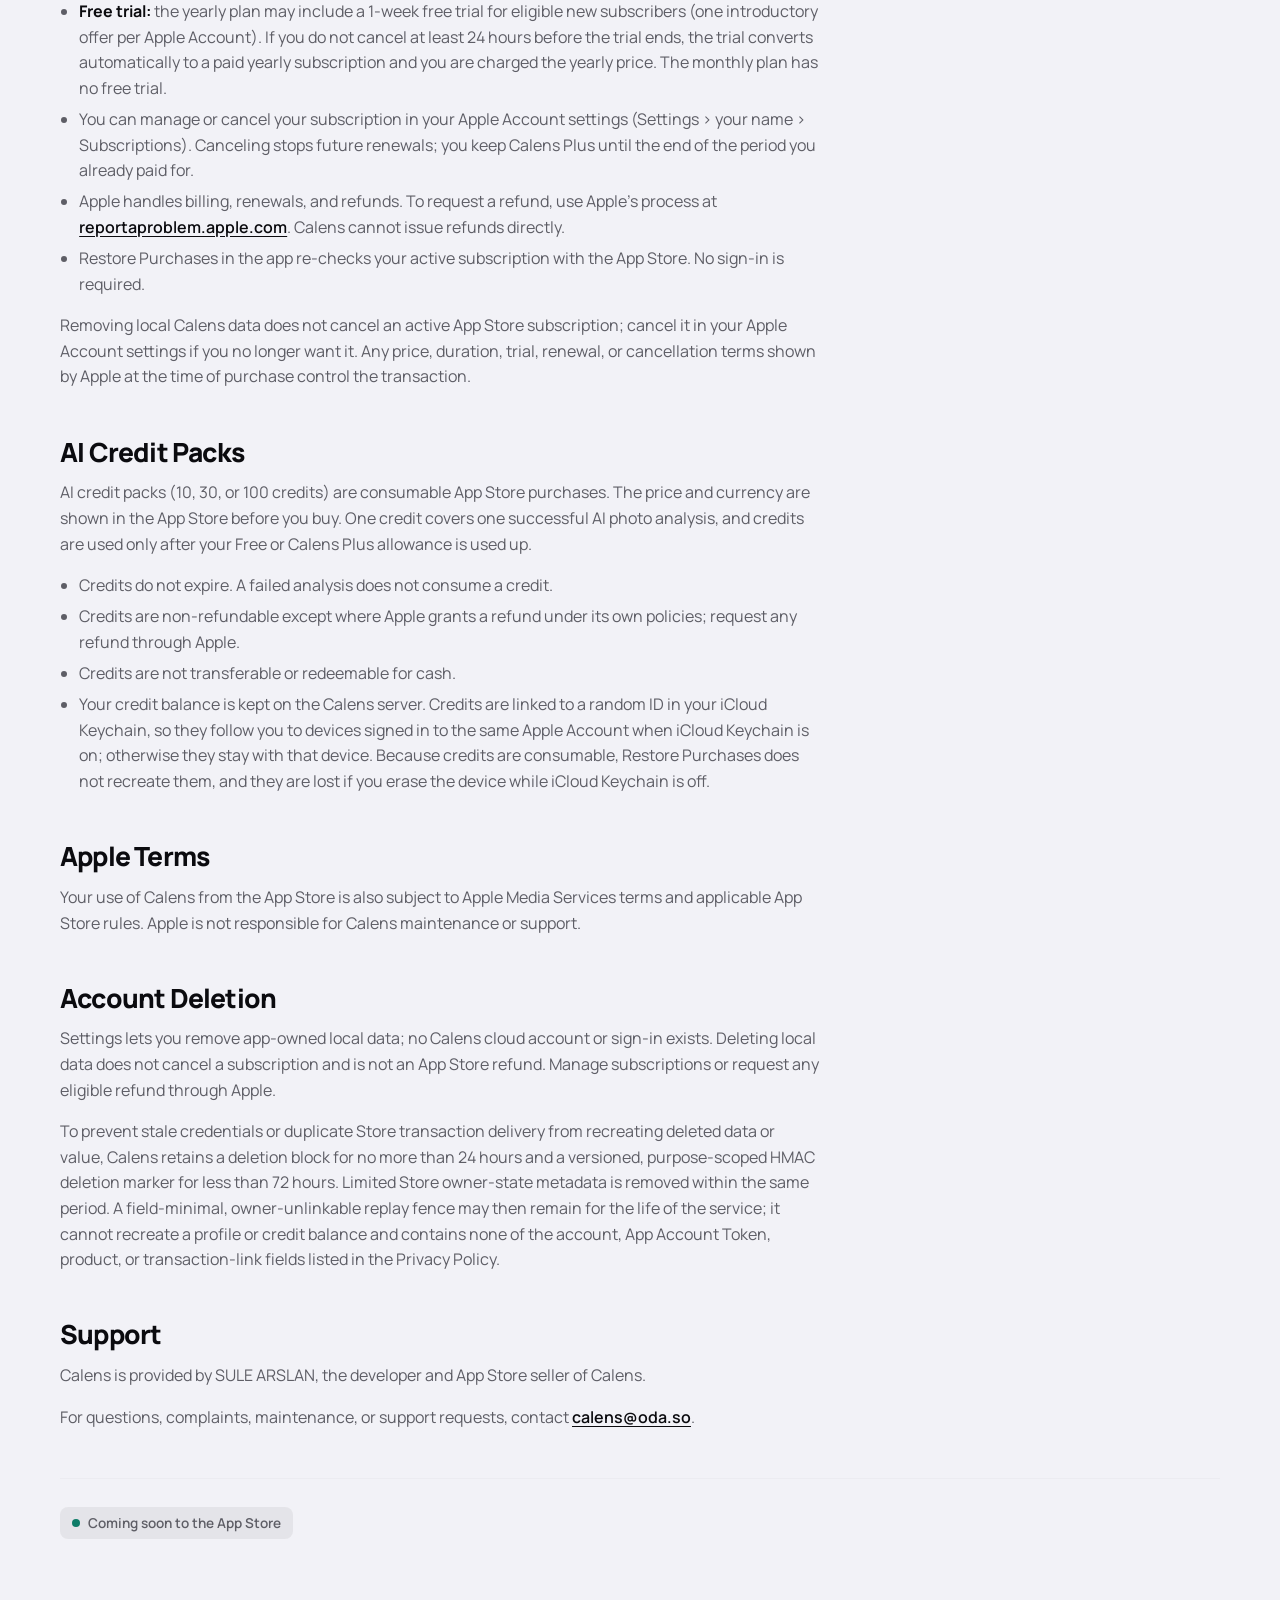
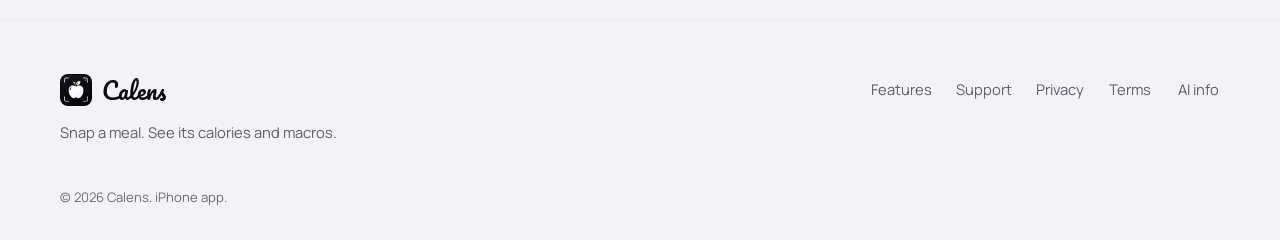
<file: terms.html>
<!doctype html>
<html lang="en" dir="ltr">
<head>
<meta charset="utf-8">
<meta http-equiv="Content-Security-Policy" content="default-src &#39;none&#39;; script-src &#39;self&#39;; style-src &#39;self&#39;; img-src &#39;self&#39; data:; font-src &#39;self&#39;; connect-src &#39;self&#39;; manifest-src &#39;self&#39;; base-uri &#39;none&#39;; form-action &#39;none&#39;">
<meta name="referrer" content="strict-origin-when-cross-origin">
<meta name="viewport" content="width=device-width, initial-scale=1, viewport-fit=cover">
<title>Terms of Use | Calens</title>
<meta name="description" content="Terms of Use for Calens.">
<link rel="canonical" href="https://calens.oda.so/terms">

<meta name="robots" content="index, follow, max-image-preview:large">
<meta name="application-name" content="Calens">
<meta name="apple-mobile-web-app-title" content="Calens">
<meta name="theme-color" content="#FFFFFF">

<meta property="og:type" content="website">
<meta property="og:site_name" content="Calens">
<meta property="og:title" content="Terms of Use | Calens">
<meta property="og:description" content="Terms of Use for Calens.">
<meta property="og:url" content="https://calens.oda.so/terms">
<meta property="og:image" content="https://calens.oda.so/assets/icons/logo-1024.png">
<meta property="og:locale" content="en_US">
<meta name="twitter:card" content="summary_large_image">
<link rel="icon" href="favicon.ico" sizes="any">
<link rel="icon" type="image/png" sizes="48x48" href="assets/icons/icon-48.png">
<link rel="icon" type="image/png" sizes="192x192" href="assets/icons/icon-192.png">
<link rel="apple-touch-icon" href="apple-touch-icon.png">
<link rel="manifest" href="site.webmanifest">
<link rel="describedby" type="text/plain" href="llms.txt">
<link rel="preload" href="fonts/manrope-var.woff2" as="font" type="font/woff2" crossorigin>
<link rel="stylesheet" href="assets/tokens.css">
<link rel="stylesheet" href="assets/base.css">
<link rel="stylesheet" href="assets/template.css">

<script type="application/ld+json">{"@context":"https://schema.org","@graph":[{"@type":"WebSite","@id":"https://calens.oda.so/#website","url":"https://calens.oda.so/","name":"Calens","inLanguage":"en","publisher":{"@id":"https://calens.oda.so/#org"}},{"@type":"Organization","@id":"https://calens.oda.so/#org","name":"Calens","url":"https://calens.oda.so/","logo":{"@type":"ImageObject","url":"https://calens.oda.so/assets/icons/logo-1024.png","width":1024,"height":1024},"email":"calens@oda.so"},{"@type":"SoftwareApplication","@id":"https://calens.oda.so/#app","name":"Calens","operatingSystem":"iOS 17 or later","applicationCategory":"HealthApplication","description":"Snap a meal and Calens shows its calories, protein, carbs, fat and fiber. Scan barcodes and food labels too. Your food log stays on your iPhone.","publisher":{"@id":"https://calens.oda.so/#org"},"featureList":["AI calorie and macro analysis from a meal photo","Ingredient editor with automatic nutrition recalculation","Barcode lookup","On-device nutrition-label scanning","Personal daily calorie and macro target","Food diary, saved meals and PDF nutrition reports","Weight, goal and streak tracking","Before-and-after progress photos","Optional Apple Health integration (activity, workouts, weight)","Food log stored on the device"],"inLanguage":["ar","de","en","es","fr","it","ja","ko","nl","pt-BR","tr","zh-Hant"]},{"@type":"BreadcrumbList","itemListElement":[{"@type":"ListItem","position":1,"name":"Calens","item":"https://calens.oda.so/"},{"@type":"ListItem","position":2,"name":"Terms of Use","item":"https://calens.oda.so/terms"}]}]}</script>
</head>
<body class="tpl-calens-original page-terms">
<a class="skip-link" href="#main">Skip to content</a>
<header class="site-header"><div class="wrap header-row">
<a class="brand " href="/" aria-label="Calens home"><img class="brand-icon" src="assets/icons/app-icon.png" alt="" width="32" height="32"><span class="brand-word">Calens</span></a>
<nav class="site-nav" aria-label="Primary"><a href="/features">Features</a><a href="/#how">How it works</a><a href="/#faq">FAQ</a></nav>
<details class="nav-menu"><summary aria-label="Menu"><span class="nav-menu-icon" aria-hidden="true"></span><span class="nav-menu-label">Menu</span></summary><nav aria-label="Primary (menu)"><a href="/features">Features</a><a href="/#how">How it works</a><a href="/#faq">FAQ</a></nav></details>
<span class="store-cta is-pending store-cta--sm" data-surface="nav"><span class="pending-dot" aria-hidden="true"></span>Coming soon to the App Store</span>
</div></header>
<main id="main">
<article class="doc wrap doc--prose"><h1>Terms of Use</h1><p class="muted doc-updated">Last updated: October 31, 2026</p><div class="legal-body">
        <p>These terms apply to your use of Calens. By using the app, you agree to use it responsibly and only where permitted by law.</p>
        <h2>Age Eligibility</h2>
        <p>You must be at least 18 years old to use Calens. Calens is not intended for children or minors.</p>
        <h2>Nutrition and Wellness Information</h2>
        <p>Calens provides nutrition estimates and tracking tools for general wellness awareness. It is not a medical device and does not provide medical diagnosis, treatment, or professional health advice.</p>
        <h2>Your Information and Content</h2>
        <p>You are responsible for the information you add to Calens and for keeping your device and, where applicable, account access secure. Meal photos, profile data, and logs should only be added if you have the right to use them.</p>
        <h2>Food Data and Third-Party Sources</h2>
        <p>Calens may display barcode, label, nutrition, and ingredient reference information from app-owned datasets and Open Food Facts. Open Food Facts database material is made available under the Open Database License, with attribution and share-alike obligations for reused database material. Product images and other contents may have their own license terms. You should review and edit food data before relying on it in your log. Calens does not guarantee that third-party product data is complete, current, official, or suitable for medical decisions.</p>
        <h2>Free Use and AI Photo Analysis Allowances</h2>
        <p>Manual logging, barcode lookup, nutrition label scanning, the food library, progress review, and Apple Health features are free. AI photo analysis runs on a paid cloud service, so its use is limited:</p>
        <ul>
          <li><strong>Free:</strong> one successful AI photo analysis in total. This is a one-time allowance, not a daily one.</li>
          <li><strong>Calens Plus:</strong> up to 30 successful AI photo analyses per day while the subscription is active.</li>
          <li><strong>AI credits:</strong> once your Free or Calens Plus allowance is used up, each additional successful AI photo analysis uses one AI credit.</li>
        </ul>
        <p>A failed analysis does not count toward your allowance or use a credit. AI results are estimates; review and edit them before saving.</p>
        <h2>Calens Plus Subscriptions and Auto-Renewal</h2>
        <p>Calens Plus is an auto-renewable subscription sold through the App Store and available as a monthly or yearly plan. The price, currency, and billing period are shown on the purchase screen and in the App Store before you confirm.</p>
        <ul>
          <li>Payment is charged to your Apple Account when you confirm the purchase or, if you start a free trial, when the trial ends.</li>
          <li>The subscription renews automatically at the end of each period at the then-current price unless you cancel at least 24 hours before the current period ends. Your Apple Account is charged for renewal within the 24 hours before the period ends.</li>
          <li><strong>Free trial:</strong> the yearly plan may include a 1-week free trial for eligible new subscribers (one introductory offer per Apple Account). If you do not cancel at least 24 hours before the trial ends, the trial converts automatically to a paid yearly subscription and you are charged the yearly price. The monthly plan has no free trial.</li>
          <li>You can manage or cancel your subscription in your Apple Account settings (Settings &gt; your name &gt; Subscriptions). Canceling stops future renewals; you keep Calens Plus until the end of the period you already paid for.</li>
          <li>Apple handles billing, renewals, and refunds. To request a refund, use Apple's process at <a href="https://reportaproblem.apple.com">reportaproblem.apple.com</a>. Calens cannot issue refunds directly.</li>
          <li>Restore Purchases in the app re-checks your active subscription with the App Store. No sign-in is required.</li>
        </ul>
        <p>Removing local Calens data does not cancel an active App Store subscription; cancel it in your Apple Account settings if you no longer want it. Any price, duration, trial, renewal, or cancellation terms shown by Apple at the time of purchase control the transaction.</p>
        <h2>AI Credit Packs</h2>
        <p>AI credit packs (10, 30, or 100 credits) are consumable App Store purchases. The price and currency are shown in the App Store before you buy. One credit covers one successful AI photo analysis, and credits are used only after your Free or Calens Plus allowance is used up.</p>
        <ul>
          <li>Credits do not expire. A failed analysis does not consume a credit.</li>
          <li>Credits are non-refundable except where Apple grants a refund under its own policies; request any refund through Apple.</li>
          <li>Credits are not transferable or redeemable for cash.</li>
          <li>Your credit balance is kept on the Calens server. Credits are linked to a random ID in your iCloud Keychain, so they follow you to devices signed in to the same Apple Account when iCloud Keychain is on; otherwise they stay with that device. Because credits are consumable, Restore Purchases does not recreate them, and they are lost if you erase the device while iCloud Keychain is off.</li>
        </ul>
        <h2>Apple Terms</h2>
        <p>Your use of Calens from the App Store is also subject to Apple Media Services terms and applicable App Store rules. Apple is not responsible for Calens maintenance or support.</p>
        <h2>Account Deletion</h2>
        <p>Settings lets you remove app-owned local data; no Calens cloud account or sign-in exists. Deleting local data does not cancel a subscription and is not an App Store refund. Manage subscriptions or request any eligible refund through Apple.</p>
                <p>To prevent stale credentials or duplicate Store transaction delivery from recreating deleted data or value, Calens retains a deletion block for no more than 24 hours and a versioned, purpose-scoped HMAC deletion marker for less than 72 hours. Limited Store owner-state metadata is removed within the same period. A field-minimal, owner-unlinkable replay fence may then remain for the life of the service; it cannot recreate a profile or credit balance and contains none of the account, App Account Token, product, or transaction-link fields listed in the Privacy Policy.</p>
        <h2>Support</h2>
        <p>Calens is provided by SULE ARSLAN, the developer and App Store seller of Calens.</p>
        <p>For questions, complaints, maintenance, or support requests, contact <a href="mailto:calens@oda.so">calens@oda.so</a>.</p>
      </div><aside class="doc-handoff"><span class="store-cta is-pending " data-surface="end"><span class="pending-dot" aria-hidden="true"></span>Coming soon to the App Store</span></aside></article>
</main>
<footer class="site-footer"><div class="wrap">
<div class="footer-top">
<div class="footer-brand"><a class="brand " href="/" aria-label="Calens home"><img class="brand-icon" src="assets/icons/app-icon.png" alt="" width="32" height="32"><span class="brand-word">Calens</span></a><p>Snap a meal. See its calories and macros.</p></div>
<nav class="footer-nav" aria-label="Footer">
<a href="/features">Features</a>

<a href="/support">Support</a>
<a href="/privacy">Privacy</a>
<a href="/terms">Terms</a>
<a href="/ai-info">AI info</a>
</nav>
</div>

<div class="footer-bottom"><p>&copy; 2026 Calens. iPhone app.</p></div>
</div></footer>
</body>
</html>
</file>
<file: assets/tokens.css>
/* generated from calens.site.prod.json — edit the config, not this file */
@font-face{font-family:"Manrope";src:url("../fonts/manrope-var.woff2") format("woff2");font-weight:200 800;font-display:swap}
@font-face{font-family:"Pacifico Wordmark";src:url("../fonts/pacifico-wordmark.woff2") format("woff2");font-display:block}
:root{
  --c-ink:#0B0B0F;
  --c-ink-soft:#5E5E66;
  --c-ink-muted:#6B6B73;
  --c-bg:#FFFFFF;
  --c-surface:#F5F5F7;
  --c-hairline:#ECECF1;
  --c-accent:#8B7BFF;
  --c-accent2:#3FD1B4;
  --c-accent3:#FFC773;
  --c-accent-ink:#5B4BD6;
  --c-panel:#BFF0E5;
  --c-panel-ink:#0B2A24;
  --c-dark:#07070C;
  --c-dark-card:rgba(255,255,255,0.06);
  --c-dark-hairline:rgba(255,255,255,0.12);
  --c-dark-ink-soft:rgba(255,255,255,0.64);
  --c-grouped:#F2F2F7;
  --c-protein:#FF4D4F;
  --c-carbs:#FF9F0A;
  --c-fat:#3B82F6;
  --c-accent2-ink:#0E7C68;
  --font-display:"Manrope",ui-sans-serif,system-ui,-apple-system,"Segoe UI",sans-serif;
  --font-body:"Manrope",ui-sans-serif,system-ui,-apple-system,"Segoe UI",sans-serif;
  --font-wordmark:"Pacifico Wordmark",var(--font-display);
  --r-card:24px;
  --r-control:999px;
}
</file>
<file: assets/base.css>
/* ODA app-site shared base: reset, accessibility, shared pages. Brand values come from tokens.css. */
*,*::before,*::after{box-sizing:border-box}
html{-webkit-text-size-adjust:100%;text-size-adjust:100%;scroll-behavior:smooth}
@media (prefers-reduced-motion:reduce){html{scroll-behavior:auto}*,*::before,*::after{animation-duration:.01ms!important;animation-iteration-count:1!important;transition-duration:.01ms!important}}
body{margin:0;min-height:100vh;display:flex;flex-direction:column;background:var(--c-bg);color:var(--c-ink);font-family:var(--font-body);font-size:1rem;line-height:1.6;-webkit-font-smoothing:antialiased;overflow-x:hidden}
main{flex:1 0 auto}
img{max-width:100%;height:auto;display:block}
h1,h2,h3{font-family:var(--font-display);line-height:1.12;letter-spacing:-0.02em;margin:0 0 .5em;text-wrap:balance;overflow-wrap:break-word}
p,li,dd,dt,summary{overflow-wrap:break-word}
p{margin:0 0 1em;text-wrap:pretty}
a{color:inherit}
:focus-visible{outline:3px solid var(--c-accent-ink);outline-offset:3px}
a:focus-visible,summary:focus-visible{border-radius:6px}
.wrap{width:min(1160px,100% - 32px);margin-inline:auto}
.skip-link{position:absolute;inset-inline-start:16px;top:0;transform:translateY(-120%);background:var(--c-ink);color:var(--c-bg);padding:10px 14px;border-radius:8px;z-index:100}
.skip-link:focus{transform:translateY(12px)}
.sr-only{position:absolute;width:1px;height:1px;padding:0;margin:-1px;overflow:hidden;clip:rect(0,0,0,0);white-space:nowrap;border:0}

/* Brand */
.brand{display:inline-flex;align-items:center;gap:10px;text-decoration:none;min-height:44px}
.brand-icon{width:32px;height:32px;border-radius:8px}
.brand-word{font-family:var(--font-wordmark);font-size:1.45rem;line-height:1}

/* Header */
.site-header{position:sticky;top:0;z-index:20;background:color-mix(in srgb,var(--c-bg) 86%,transparent);backdrop-filter:saturate(1.4) blur(14px);-webkit-backdrop-filter:saturate(1.4) blur(14px)}
.header-row{display:flex;align-items:center;justify-content:space-between;gap:16px;min-height:68px}
.site-nav{display:flex;gap:28px;font-size:.95rem;font-weight:500}
.site-nav a{text-decoration:none;color:var(--c-ink-soft);padding:10px 2px;min-width:44px;text-align:center}
.site-nav a:hover{color:var(--c-ink)}
@media (max-width:760px){.site-nav{display:none}}
.nav-menu{display:none;position:relative}
.nav-menu summary{list-style:none;display:flex;align-items:center;gap:8px;min-height:44px;min-width:44px;padding:0 12px;border-radius:12px;cursor:pointer;font-weight:600}
.nav-menu summary::-webkit-details-marker{display:none}
.nav-menu-icon,.nav-menu-icon::before,.nav-menu-icon::after{display:block;width:18px;height:2px;border-radius:2px;background:currentColor}
.nav-menu-icon{position:relative}
.nav-menu-icon::before,.nav-menu-icon::after{content:"";position:absolute;inset-inline-start:0}
.nav-menu-icon::before{top:-6px}.nav-menu-icon::after{top:6px}
.nav-menu[open] summary{background:var(--c-surface)}
.nav-menu nav{position:absolute;inset-inline-end:0;top:calc(100% + 8px);min-width:220px;display:grid;padding:8px;border-radius:16px;background:var(--c-bg);box-shadow:0 18px 40px -16px rgba(11,11,15,.3),0 0 0 1px var(--c-hairline);z-index:30}
.nav-menu nav a{display:flex;align-items:center;min-height:44px;padding:0 12px;border-radius:10px;text-decoration:none;font-weight:600}
.nav-menu nav a:hover{background:var(--c-surface)}
@media (max-width:760px){.nav-menu{display:block}}
@media (max-width:360px){.nav-menu-label{display:none}}
.header-row{flex-wrap:wrap}

/* Store CTA: live = button, pending = non-interactive status chip (review M-02) */
.store-cta{display:inline-flex;align-items:center;gap:8px;text-decoration:none}
.store-cta.is-live{min-height:48px;padding:0 22px;border-radius:var(--r-control);background:var(--c-ink);color:var(--c-bg);font-weight:600;font-size:.95rem}
.store-cta.is-live:hover{transform:translateY(-1px)}
.store-cta.is-pending{min-height:32px;padding:4px 12px;border-radius:8px;background:color-mix(in srgb,var(--c-ink) 6%,transparent);color:var(--c-ink-soft);font-weight:600;font-size:.85rem;line-height:1.35;cursor:default}
.store-cta--sm.is-pending{font-size:.78rem}
.cta-glyph{width:16px;height:18px}
.pending-dot{flex:none;width:8px;height:8px;border-radius:50%;background:var(--c-accent2-ink,var(--c-accent-ink))}
@media (max-width:640px){.header-row .store-cta{display:none}}

/* Phone frame (CSS only, real screenshot inside) */
.phone{margin:0;position:relative;aspect-ratio:660/1434;border-radius:15% / 6.9%;background:#0b0b0f;box-shadow:0 30px 60px -20px rgba(11,11,15,.35),0 0 0 1px rgba(11,11,15,.08)}
.phone-screen{position:absolute;inset:1.66% 3.6%;border-radius:12% / 5.5%;overflow:hidden;background:#fff}
.phone-screen img{width:100%;height:100%;object-fit:cover;object-position:top}

/* Text helpers */
.accent-text{background:linear-gradient(90deg,var(--c-accent-ink),var(--c-accent2-ink,var(--c-accent-ink)));color:var(--c-accent-ink);-webkit-background-clip:text;background-clip:text;-webkit-text-fill-color:transparent}
.on-dark .accent-text{background-image:linear-gradient(90deg,var(--c-accent),var(--c-accent2));color:var(--c-accent)}
.on-dark :focus-visible{outline-color:var(--c-accent)}
@media (forced-colors:active){.accent-text{color:CanvasText;background:none}}
.eyebrow{display:inline-block;font-size:.78rem;font-weight:600;letter-spacing:.02em;padding:4px 12px;border-radius:999px;color:var(--c-accent-ink);background:color-mix(in srgb,var(--c-accent) 10%,transparent);box-shadow:inset 0 0 0 1px color-mix(in srgb,var(--c-accent) 30%,transparent);margin:0 0 14px}
.lede{font-size:1.125rem;color:var(--c-ink-soft)}
.muted{color:var(--c-ink-muted);font-size:.9rem}

/* FAQ: one component everywhere (review B-05): ruled list, chevron at the inline end */
.faq-list{border-top:2px solid var(--c-ink)}
.faq-item{border-bottom:1px solid var(--c-hairline)}
.faq-item summary{list-style:none;cursor:pointer;display:flex;justify-content:space-between;align-items:center;gap:16px;padding:18px 0;min-height:56px;font-weight:700;font-size:1.02rem}
.faq-item summary::-webkit-details-marker{display:none}
.faq-item summary::after{content:"";flex:none;width:10px;height:10px;margin-inline-end:4px;border-inline-end:2px solid currentColor;border-bottom:2px solid currentColor;transform:rotate(45deg) translate(-3px,-3px);transition:transform .2s}
.faq-item[open] summary::after{transform:rotate(-135deg) translate(-3px,-3px)}
.faq-item p{margin:0 0 18px;color:var(--c-ink-soft);max-width:60ch}
[dir="rtl"] .faq-item summary::after{transform:rotate(-45deg) translate(3px,-3px)}
.faq-item :is(ul,ol){margin:-6px 0 18px;padding-inline-start:1.3em;color:var(--c-ink-soft);max-width:60ch}
.faq-item li{margin:.3em 0}

/* Shared doc pages (features, support, legal, ai-info) */
.doc{padding:40px 0 80px}
.doc > :is(p,ul,ol,h1,h2,section,.faq-list,.notice,.app-bridge,.lede,.legal-body){max-width:760px}
.doc h1{font-size:clamp(2rem,4.4vw,3rem)}
.doc h2{font-size:1.35rem;margin-top:1.6em}
.doc ul{padding-inline-start:1.2em}
.doc li{margin:.35em 0}
.notice{padding:16px 18px;border-radius:14px;background:var(--c-surface);color:var(--c-ink-soft)}
.mail-link{display:inline-flex;align-items:center;min-height:44px;font-weight:700;font-size:1.2rem}
.link-row{display:inline-flex;align-items:center;min-height:44px;font-weight:600} /* standalone text link, 44 px touch height (review P-09) */
/* Legal pages in-template (closure C-02): approved body inserted unchanged, styled by the site type scale */
.doc-updated{margin-top:-4px}
.legal-body > :first-child{margin-top:0}
.legal-body :is(p,li){color:var(--c-ink-soft)}
.legal-body strong{color:var(--c-ink)}
.legal-body a{font-weight:600;text-underline-offset:3px;color:var(--c-ink)}
/* Reading pages (support, legal): article heading scale, beats template section h2 (.tpl-x h2) by specificity */
.doc.doc--prose h2{font-size:clamp(1.3rem,2.2vw,1.65rem);margin-top:1.8em}
.doc-handoff{margin-top:48px;padding-top:28px;border-top:1px solid var(--c-hairline)}
.feature-row{display:grid;grid-template-columns:1fr 240px;gap:48px;align-items:center;padding:40px 0;border-top:1px solid var(--c-hairline)}
.feature-row h2{margin-top:0}
.feature-row p{color:var(--c-ink-soft);font-size:1.08rem}
@media (max-width:640px){.feature-row{grid-template-columns:1fr;gap:24px}.feature-row .phone{width:200px;justify-self:center}}

/* Footer */
.site-footer{padding:48px 0 32px;border-top:1px solid var(--c-hairline);font-size:.92rem}
.footer-top{display:flex;justify-content:space-between;gap:32px;flex-wrap:wrap}
.footer-brand p{color:var(--c-ink-soft);max-width:34ch;margin-top:8px}
.footer-nav{display:flex;flex-wrap:wrap;gap:6px 24px;align-content:flex-start}
.footer-nav a{display:inline-flex;align-items:center;justify-content:center;min-width:44px;min-height:44px;text-decoration:none;color:var(--c-ink-soft)}
.footer-nav a:hover{color:var(--c-ink)}
.footer-bottom{display:flex;justify-content:space-between;gap:16px;flex-wrap:wrap;margin-top:28px;color:var(--c-ink-muted);font-size:.82rem}
.footer-bottom p{margin:0}
.footer-credit a{color:inherit}

/* ---------- Acquisition graph pages (hubs, articles, tools) ---------- */
.crumbs{padding-top:20px;font-size:.85rem;color:var(--c-ink-muted)}
.crumbs ol{list-style:none;display:flex;flex-wrap:wrap;gap:6px;margin:0;padding:0}
.crumbs li+li::before{content:"/";margin-inline-end:6px;opacity:.6}
.crumbs a{text-decoration:none;color:var(--c-ink-soft)}
.article-grid{display:grid;grid-template-columns:minmax(0,1fr) 240px;gap:48px;align-items:start}
.article-grid .doc{max-width:760px;padding-top:24px}
.article .answer{font-size:1.18rem;line-height:1.55;color:var(--c-ink);padding:18px 20px;border-inline-start:4px solid var(--c-accent2-ink,var(--c-accent-ink));background:var(--c-surface);border-start-end-radius:12px;border-end-end-radius:12px}
.article section{margin-top:8px}
.outline{color:var(--c-ink-soft)}
.outline li::marker{color:var(--c-accent)}
.draft-note{border:1px dashed var(--c-accent);color:var(--c-accent-ink)}
.draft-chip{display:inline-block;margin-top:10px;font-size:.72rem;font-weight:700;padding:2px 8px;border-radius:999px;border:1px dashed var(--c-accent);color:var(--c-accent-ink)}
.inline-related{font-weight:600;margin-top:12px}
.inline-related a{color:var(--c-accent-ink)}
.app-bridge{margin:40px 0;padding:24px;border-radius:var(--r-card);background:var(--c-surface)}
.app-bridge-label{font-size:.75rem;font-weight:800;letter-spacing:.12em;text-transform:uppercase;color:var(--c-accent-ink);margin-bottom:6px}
.sources ol{font-size:.9rem;color:var(--c-ink-soft)}
.article-rail{position:sticky;top:96px;padding-top:48px}
.toc p{font-weight:800;font-size:.85rem;margin-bottom:8px}
.toc ol{list-style:none;padding:0;margin:0;border-inline-start:2px solid var(--c-hairline)}
.toc a{display:flex;align-items:center;min-height:40px;padding:6px 12px;font-size:.88rem;text-decoration:none;color:var(--c-ink-soft)}
.toc a:hover{color:var(--c-ink)}
.hub-list{list-style:none;padding:0;margin:32px 0 0;display:grid;grid-template-columns:repeat(auto-fill,minmax(280px,1fr));gap:16px}
.hub-card a{display:block;height:100%;padding:22px;border-radius:var(--r-card);background:var(--c-surface);text-decoration:none}
.hub-card a:hover{box-shadow:inset 0 0 0 1.5px var(--c-accent)}
.hub-card-title{display:block;font-weight:800;font-size:1.08rem;margin-bottom:6px}
.hub-card-desc{display:block;color:var(--c-ink-soft);font-size:.92rem}
.lang-switch ul{list-style:none;padding:0;margin:24px 0 0;display:flex;flex-wrap:wrap;gap:6px 14px;font-size:.85rem}
.lang-switch a{color:var(--c-ink-soft);text-decoration:none}
.lang-switch a[aria-current]{color:var(--c-ink);font-weight:700}
@media (max-width:900px){.article-grid{grid-template-columns:minmax(0,1fr)}.article-rail{display:none}}

/* Tools */
.tool{margin:28px 0;padding:24px;border-radius:var(--r-card);background:var(--c-surface)}
.tool-form{display:grid;grid-template-columns:repeat(3,1fr) auto;gap:12px;align-items:end}
.tool-field span{display:block;font-size:.85rem;font-weight:700;margin-bottom:6px}
.tool-field input{width:100%;min-height:48px;border-radius:12px;border:1.5px solid var(--c-hairline);background:var(--c-bg);color:var(--c-ink);font:inherit;padding:0 14px}
.tool-field input[aria-invalid="true"]{border-color:var(--c-protein,#d00)}
.tool-submit{min-height:48px;padding:0 22px;border:0;border-radius:var(--r-control);background:var(--c-ink);color:var(--c-bg);font:inherit;font-weight:700;cursor:pointer}
.tool-error{grid-column:1/-1;margin:0;color:var(--c-accent-ink);font-weight:600}
.tool-result:not(:empty){margin-top:20px}
.tool-total strong{font-size:2.2rem;letter-spacing:-0.03em}
.tool-rows{list-style:none;padding:0;margin:8px 0 0;display:grid;gap:6px}
.tool-row{display:grid;grid-template-columns:1fr auto 48px;gap:12px}
.tool-pct{text-align:end;color:var(--c-ink-soft)}
@media (max-width:640px){.tool-form{grid-template-columns:1fr}}
</file>
<file: assets/template.css>
/* calens-original — original design from the app's own language:
   iOS grouped canvas + white 16 px cards, scan viewfinder corners, macro colors,
   food-label rules, calorie ring, paywall dark glow. Asymmetric, left-aligned rhythm. */
.tpl-calens-original{--c-bg:var(--c-grouped);--card:#fff;--r-tile:16px;--gap:24px}
.tpl-calens-original h2{font-size:clamp(1.8rem,3.4vw,2.7rem);font-weight:800;letter-spacing:-0.03em}
.co-head{margin-bottom:40px;max-width:640px}
.co-head--left{text-align:start}

/* ---------- Hero: copy left, one phone inside a viewfinder, result readout ---------- */
.co-hero{padding:48px 0 96px;overflow:hidden}
.co-hero-grid{display:grid;grid-template-columns:1.1fr .9fr;gap:clamp(32px,6vw,96px);align-items:center}
.co-kicker{display:inline-flex;align-items:center;gap:10px;margin:0 0 24px;font-size:.88rem;font-weight:700;color:var(--c-ink)}
.co-kicker-dot{width:10px;height:10px;border-radius:3px;background:var(--c-accent2);box-shadow:0 0 0 5px color-mix(in srgb,var(--c-accent2) 22%,transparent)}
.co-title{font-size:clamp(2.2rem,6.6vw,5.6rem);overflow-wrap:break-word;hyphens:manual;font-weight:800;letter-spacing:-0.045em;line-height:.98;margin-bottom:28px}
.co-title-accent{display:inline-block;position:relative;padding-bottom:.16em}
.co-macro-bar{position:absolute;inset-inline-start:0;inset-inline-end:0;bottom:0;height:.12em;display:flex;gap:.06em}
.co-macro-bar i{display:block;border-radius:99px}
.co-macro-bar i:nth-child(1){flex:57;background:var(--c-protein)}
.co-macro-bar i:nth-child(2){flex:56;background:var(--c-carbs)}
.co-macro-bar i:nth-child(3){flex:20;background:var(--c-fat)}
.co-sub{font-size:clamp(1.08rem,1.6vw,1.3rem);color:var(--c-ink-soft);max-width:30em;margin-bottom:32px}
.co-actions{display:flex;flex-wrap:wrap;align-items:center;gap:8px 20px}
.co-link{font-weight:700;text-decoration-thickness:2px;text-underline-offset:5px;min-height:44px;display:inline-flex;align-items:center}
.co-facts{list-style:none;padding:0;margin:36px 0 0;display:grid;grid-template-columns:repeat(3,auto);justify-content:start;gap:0;border-top:1px solid var(--c-hairline)}
.co-facts li{padding:14px 20px 0 0;margin-inline-end:20px;font-size:.88rem;font-weight:600;color:var(--c-ink-soft);border-inline-end:1px solid var(--c-hairline)}
.co-facts li:last-child{border-inline-end:0}

.co-hero-visual{position:relative;justify-self:center;width:min(330px,72vw)}
.co-frame{position:relative;width:100%;padding:36px 30px}
.co-hero-phone{width:100%;box-shadow:0 50px 80px -40px rgba(11,11,15,.45)}
.co-viewfinder{position:absolute;inset:0;pointer-events:none}
.co-viewfinder i{position:absolute;width:56px;height:56px;border:4px solid var(--c-ink);border-radius:4px}
.co-viewfinder i:nth-child(1){top:0;inset-inline-start:0;border-inline-end:0;border-bottom:0;border-start-start-radius:18px}
.co-viewfinder i:nth-child(2){top:0;inset-inline-end:0;border-inline-start:0;border-bottom:0;border-start-end-radius:18px}
.co-viewfinder i:nth-child(3){bottom:0;inset-inline-start:0;border-inline-end:0;border-top:0;border-end-start-radius:18px}
.co-viewfinder i:nth-child(4){bottom:0;inset-inline-end:0;border-inline-start:0;border-top:0;border-end-end-radius:18px}
.co-readout{position:absolute;inset-inline-start:-28%;bottom:14%;width:220px;background:var(--card);border-radius:var(--r-tile);padding:16px 18px 12px;box-shadow:0 24px 50px -20px rgba(11,11,15,.35),0 0 0 1px rgba(11,11,15,.04)}
.co-readout-kcal{margin:0 0 10px;font-size:.9rem;color:var(--c-ink-soft)}
.co-readout-kcal strong{font-size:2rem;letter-spacing:-0.03em;color:var(--c-ink);margin-inline-end:2px}
.co-readout ul{list-style:none;margin:0;padding:0;display:grid;gap:6px}
.co-readout li{display:flex;justify-content:space-between;align-items:center;font-size:.85rem;padding-inline-start:16px;position:relative}
.co-readout li::before{content:"";position:absolute;inset-inline-start:0;width:8px;height:8px;border-radius:2px}
.co-readout li.m-protein::before{background:var(--c-protein)}
.co-readout li.m-carbs::before{background:var(--c-carbs)}
.co-readout li.m-fat::before{background:var(--c-fat)}
.co-readout-note{margin:10px 0 0;font-size:.75rem;line-height:1.35;color:var(--c-ink-muted)}
@media (prefers-reduced-motion:no-preference){
  .co-viewfinder{animation:focus 1.1s cubic-bezier(.3,.7,.2,1) both}
  .co-readout{animation:readout .6s .9s cubic-bezier(.2,.8,.2,1) both}
  @keyframes focus{0%{opacity:0;transform:scale(1.14)}60%{opacity:1;transform:scale(.98)}100%{transform:scale(1)}}
  @keyframes readout{from{opacity:0;translate:0 18px}to{opacity:1;translate:0 0}}
}

/* ---------- How it works: staircase of cards with cropped screens ---------- */
.co-how{padding:24px 0 96px}
.co-steps{list-style:none;padding:0;margin:0;display:grid;grid-template-columns:repeat(3,1fr);gap:var(--gap);align-items:start}
.co-step{background:var(--card);border-radius:var(--r-tile);padding:12px 12px 24px}
.co-step--1{margin-top:48px}
.co-step--2{margin-top:96px}
.co-step-crop{aspect-ratio:4/3;border-radius:12px;overflow:hidden;background:var(--c-grouped)}
.co-step-crop img{width:100%;height:100%;object-fit:cover}
.co-crop-scan img{object-position:50% 40%}
.co-crop-result img{object-position:50% 38%}
.co-crop-home img{object-position:50% 22%}
.co-step-text{padding:20px 12px 0}
.co-step-n{display:block;font-size:.8rem;font-weight:800;letter-spacing:.14em;color:var(--c-accent-ink);margin-bottom:8px;font-variant-numeric:tabular-nums}
.co-step h3{font-size:1.2rem;font-weight:800}
.co-step p{margin:0;color:var(--c-ink-soft)}

/* ---------- Inside the app: bento of six white tiles ---------- */
.co-bento-sec{padding:24px 0 96px}
.co-bento{list-style:none;padding:0;margin:0;display:grid;grid-template-columns:repeat(4,1fr);grid-auto-rows:270px;gap:16px}
.co-tile{position:relative;overflow:hidden;background:var(--card);border-radius:var(--r-tile);padding:24px}
.co-tile-text{position:relative;z-index:1;max-width:30ch}
.co-tile h3{font-size:1.1rem;font-weight:800;margin-bottom:6px}
.co-tile p{font-size:.9rem;color:var(--c-ink-soft);margin:0}
.co-tile-phone{position:absolute;width:190px}
.co-tile--0{grid-column:span 2;grid-row:span 2;background:var(--c-dark);color:#F5F5F7}
.co-tile--0::before{content:"";position:absolute;inset:0;background:radial-gradient(60% 50% at 80% 90%,color-mix(in srgb,var(--c-accent) 45%,transparent),transparent 70%)}
.co-tile--0 p{color:var(--c-dark-ink-soft)}
.co-tile--0 h3{font-size:1.6rem}
.co-tile--0 .co-tile-phone{width:250px;inset-inline-end:8%;bottom:-120px;transform:rotate(-7deg)}
.co-tile--1{grid-column:span 2}
.co-tile--1 .co-tile-text{max-width:45%}
.co-tile--1 .co-tile-phone{inset-inline-end:24px;top:24px;width:180px}
.co-tile--2 .co-tile-phone,.co-tile--3 .co-tile-phone{width:160px;inset-inline:0;margin-inline:auto;bottom:-262px}
.co-tile--2 p,.co-tile--3 p{display:-webkit-box;-webkit-line-clamp:3;-webkit-box-orient:vertical;overflow:hidden}
.co-tile--3 .co-tile-phone{transform:rotate(5deg)}
.co-tile--4,.co-tile--5{grid-column:span 2}
.co-tile--4 .co-tile-text,.co-tile--5 .co-tile-text{max-width:48%}
.co-tile--4 .co-tile-phone{inset-inline-end:32px;top:30px;width:175px;transform:rotate(-4deg)}
.co-tile--5 .co-tile-phone{inset-inline-end:40px;top:40px;width:175px}

/* ---------- Trust: plain list + food-label style "Privacy Facts" ---------- */
.co-trust{padding:24px 0 96px;display:grid;grid-template-columns:1.2fr .8fr;gap:clamp(32px,6vw,96px);align-items:start}
.co-trust-list{list-style:none;padding:0;margin:28px 0 0}
.co-trust-list li{padding:20px 0;border-top:1px solid var(--c-hairline)}
.co-trust-list h3{font-size:1.1rem;font-weight:800;margin-bottom:4px}
.co-trust-list p{margin:0;color:var(--c-ink-soft)}
.co-label{background:#fff;color:#0B0B0F;border:2px solid #0B0B0F;padding:10px 14px 6px;font-size:.92rem}
.co-label-title{margin:0;font-size:2rem;font-weight:800;letter-spacing:-0.03em;line-height:1.05;border-bottom:1px solid #0B0B0F;padding-bottom:4px}
.co-label-sub{margin:4px 0 0;padding-bottom:6px;border-bottom:10px solid #0B0B0F;font-size:.85rem}
.co-label-row{display:flex;justify-content:space-between;gap:16px;padding:8px 0;border-bottom:1px solid #0B0B0F}
.co-label-row:last-child{border-bottom:5px solid #0B0B0F}
.co-label-row span{font-weight:700}
.co-label-row b{font-weight:800;text-align:end}

/* ---------- FAQ: sticky side + single divided list ---------- */
.co-faq{padding:24px 0 96px;display:grid;grid-template-columns:.8fr 1.2fr;gap:clamp(32px,6vw,96px);align-items:start}
.co-faq-side{position:sticky;top:96px}
.co-help{margin-top:28px;padding:20px;border-radius:var(--r-tile);background:var(--card)}
.co-help p{font-size:.92rem;color:var(--c-ink-soft);margin-bottom:8px}
.co-help a{display:inline-flex;align-items:center;min-height:44px;font-weight:800}

/* ---------- Closing: paywall-dark card with calorie ring ---------- */
.co-end{padding:0 0 96px}
.co-end-card{position:relative;overflow:hidden;display:grid;grid-template-columns:1.1fr .9fr;gap:40px;align-items:center;background:var(--c-dark);color:#F5F5F7;border-radius:28px;padding:clamp(32px,5vw,64px)}
.co-end-card::before{content:"";position:absolute;inset:0;background:radial-gradient(45% 70% at 15% 0%,color-mix(in srgb,var(--c-accent) 50%,transparent),transparent 70%),radial-gradient(35% 60% at 95% 100%,color-mix(in srgb,var(--c-accent2) 30%,transparent),transparent 70%);pointer-events:none}
.co-end-copy{position:relative}
.co-end-copy h2{color:#F5F5F7}
.co-end-copy p{color:var(--c-dark-ink-soft);margin-bottom:24px}
.co-cta-dark.is-pending{color:#F5F5F7;box-shadow:inset 0 0 0 1.5px rgba(255,255,255,.6)}
.co-cta-dark.is-live{background:#F5F5F7;color:var(--c-dark)}
.co-end-ring{position:relative;justify-self:end;width:min(400px,100%)}
.co-ring-fig{margin:0;display:grid;grid-template-columns:170px 1fr;gap:28px;align-items:center}
.co-ring-legend{list-style:none;margin:0;padding:0;display:grid;gap:8px}
.co-ring-legend li{display:flex;justify-content:space-between;gap:12px;font-size:.92rem;padding-inline-start:16px;position:relative;color:var(--c-dark-ink-soft)}
.co-ring-legend li b{color:#F5F5F7}
.co-ring-legend li::before{content:"";position:absolute;inset-inline-start:0;top:.5em;width:8px;height:8px;border-radius:2px}
.co-ring-legend .m-protein::before{background:var(--c-protein)}
.co-ring-legend .m-carbs::before{background:var(--c-carbs)}
.co-ring-legend .m-fat::before{background:var(--c-fat)}
.co-ring-cap{margin:14px 0 0;padding-top:12px;border-top:1px solid var(--c-dark-hairline);font-weight:700;color:#F5F5F7}
.co-ring-cap span{display:block;font-weight:500;font-size:.78rem;color:rgba(255,255,255,.52)}
.ring{width:100%;height:auto;display:block}
.ring-track{fill:none;stroke:rgba(255,255,255,.1);stroke-width:14}
.ring-arc{fill:none;stroke-width:14;stroke-linecap:round;transform:rotate(-90deg);transform-origin:100px 100px}
.ring-arc.m-protein{stroke:var(--c-protein)}
.ring-arc.m-carbs{stroke:var(--c-carbs)}
.ring-arc.m-fat{stroke:var(--c-fat)}
.ring-big{font:800 52px var(--font-display);fill:#F5F5F7;letter-spacing:-2px}
.ring-sub{font:600 16px var(--font-body);fill:rgba(255,255,255,.64)}
@media (prefers-reduced-motion:no-preference){.ring{animation:spinIn 1.2s .2s cubic-bezier(.3,.7,.2,1) both}@keyframes spinIn{from{opacity:0;transform:rotate(-60deg) scale(.9)}}}

/* ---------- Phone composition (not a scaled desktop) ---------- */
@media (max-width:900px){
  .co-hero-grid,.co-trust,.co-faq,.co-end-card{grid-template-columns:1fr}
  .co-hero{padding-top:28px}
  .co-hero-visual{width:min(280px,70vw);margin-top:8px}
  .co-readout{inset-inline-start:auto;inset-inline-end:-14%;bottom:-6%;width:190px}
  .co-facts{grid-template-columns:1fr;border-top:0}
  .co-facts li{border-inline-end:0;border-top:1px solid var(--c-hairline);padding:10px 0;margin:0}
  .co-steps{grid-template-columns:1fr;gap:16px}
  .co-step--1,.co-step--2{margin-top:0}
  .co-step{display:grid;grid-template-columns:110px 1fr;gap:4px;align-items:center;padding:10px}
  .co-step-crop{aspect-ratio:1}
  .co-step-text{padding:4px 8px}
  .co-bento{grid-template-columns:1fr 1fr;grid-auto-rows:240px;gap:12px}
  .co-tile--0{grid-column:span 2;grid-row:span 2}
  .co-tile--1,.co-tile--4,.co-tile--5{grid-column:span 2}
  .co-tile{padding:18px}
  .co-tile--2 .co-tile-phone,.co-tile--3 .co-tile-phone{width:130px;bottom:-150px}
  .co-tile--2 .co-tile-text,.co-tile--3 .co-tile-text{font-size:.9rem}
  .co-tile--2 p,.co-tile--3 p{display:none}
  .co-tile--1 .co-tile-phone,.co-tile--4 .co-tile-phone,.co-tile--5 .co-tile-phone{width:130px;inset-inline-end:16px;top:auto;bottom:-110px}
  .co-tile--1 .co-tile-text,.co-tile--4 .co-tile-text,.co-tile--5 .co-tile-text{max-width:55%}
  .co-tile--0 .co-tile-phone{width:200px;bottom:-90px}
  .co-faq-side{position:static}
  .co-end-ring{width:100%;justify-self:start}
  .co-ring-fig{grid-template-columns:120px 1fr}
  .co-dl-row{grid-template-columns:1fr;gap:4px}
}

/* Section labels: viewfinder corner + small caps, not a pill */
.tpl-calens-original .eyebrow{background:none;box-shadow:none;padding:2px 0 0 14px;border-radius:0;position:relative;text-transform:uppercase;letter-spacing:.14em;font-size:.72rem;font-weight:800;color:var(--c-accent-ink)}
.tpl-calens-original .eyebrow::before{content:"";position:absolute;inset-inline-start:0;top:0;width:8px;height:8px;border-inline-start:2px solid currentColor;border-top:2px solid currentColor;border-start-start-radius:3px}

/* At a glance: plain definition list for people and machine readers */
.co-summary{padding:8px 0 96px}
.co-dl{margin:0;background:var(--card);border-radius:var(--r-tile);padding:8px 28px}
.co-dl-row{display:grid;grid-template-columns:220px 1fr;gap:24px;padding:18px 0;border-bottom:1px solid var(--c-hairline)}
.co-dl-row:last-child{border-bottom:0}
.co-dl dt{font-weight:800}
.co-dl dd{margin:0;color:var(--c-ink-soft)}
@media (max-width:900px){.co-dl{padding:4px 18px}.co-dl-row{grid-template-columns:1fr;gap:4px;padding:14px 0}}

/* Five-tile bento: one large tile + 2x2 small tiles */
.co-bento--5 .co-tile:not(.co-tile--0){grid-column:span 1}
.co-bento--5 .co-tile:not(.co-tile--0) .co-tile-text{max-width:none}
.co-bento--5 .co-tile:not(.co-tile--0) p{display:-webkit-box;-webkit-line-clamp:3;-webkit-box-orient:vertical;overflow:hidden}
.co-bento--5 .co-tile:not(.co-tile--0) .co-tile-phone{width:160px;inset-inline:0;margin-inline:auto;top:auto;bottom:-262px;transform:none}
.co-bento--5 .co-tile--2 .co-tile-phone{transform:rotate(-4deg)}
.co-bento--5 .co-tile--3 .co-tile-phone{transform:rotate(4deg)}
@media (max-width:900px){.co-bento--5 .co-tile:not(.co-tile--0){grid-column:span 1}.co-bento--5 .co-tile:not(.co-tile--0) .co-tile-phone{width:130px;bottom:-150px}.co-bento--5 .co-tile:not(.co-tile--0) p{display:none}}

/* Article pages use a calmer heading scale */
.tpl-calens-original .article h2,.tpl-calens-original .graph-hub h2{font-size:clamp(1.3rem,2.2vw,1.65rem);margin-top:1.8em}
.tpl-calens-original .article h1,.tpl-calens-original .graph-hub h1{font-size:clamp(2rem,4.4vw,3.2rem)}
.tpl-calens-original .hub-card a,.tpl-calens-original .app-bridge,.tpl-calens-original .tool{background:var(--card)}

/* ---- UI/UX review 2026-11-17 fixes ---- */
/* M-06: the readout overlaps the phone edge by at most ~20% of its width and shows calorie shares, not the screenshot's numbers */
.co-readout{inset-inline-start:auto;inset-inline-end:calc(100% - 30px - 44px);bottom:18%;width:220px}
.co-readout-head{margin:0 0 6px;font-size:.75rem;font-weight:700;color:var(--c-ink-soft)}
.co-readout li{display:grid;grid-template-columns:1fr auto;gap:2px 10px;padding-inline-start:16px}
.co-readout li small{font-size:.75rem;color:var(--c-ink-soft);font-weight:600}
.co-bar{grid-column:1/-1;display:block;height:4px;border-radius:2px;background:var(--c-hairline);overflow:hidden}
.co-bar-fill{display:block;height:100%;border-radius:2px}
.m-protein .co-bar-fill{background:var(--c-protein)}.m-carbs .co-bar-fill{background:var(--c-carbs)}.m-fat .co-bar-fill{background:var(--c-fat)}
.co-w-0{width:0%}.co-w-5{width:5%}.co-w-10{width:10%}.co-w-15{width:15%}.co-w-20{width:20%}.co-w-25{width:25%}.co-w-30{width:30%}.co-w-35{width:35%}.co-w-40{width:40%}.co-w-45{width:45%}.co-w-50{width:50%}.co-w-55{width:55%}.co-w-60{width:60%}.co-w-65{width:65%}.co-w-70{width:70%}.co-w-75{width:75%}.co-w-80{width:80%}.co-w-85{width:85%}.co-w-90{width:90%}.co-w-95{width:95%}.co-w-100{width:100%}
@media (max-width:900px){
  .co-hero-visual{display:grid;justify-items:center;padding-bottom:0}
  .co-readout{position:static;width:min(280px,100%);margin-top:20px;animation:none}
}
/* B-02: small screens and 200% text */
@media (max-width:900px){
  .co-facts{grid-template-columns:minmax(0,1fr)}
  .co-dl-row{grid-template-columns:minmax(0,1fr)}
  .co-step{grid-template-columns:96px minmax(0,1fr)}
}
.co-actions .store-cta{white-space:normal}
/* P-02: bento tiles below 900 px keep a one-line description and less empty space */
@media (max-width:900px){
  .co-bento{grid-auto-rows:220px}
  .co-bento--5 .co-tile:not(.co-tile--0) p{display:-webkit-box;-webkit-line-clamp:1;-webkit-box-orient:vertical;overflow:hidden;font-size:.8rem}
  .co-bento--5 .co-tile:not(.co-tile--0) .co-tile-phone{bottom:-170px}
}
@media (max-width:420px){.co-bento{grid-template-columns:minmax(0,1fr)}.co-bento--5 .co-tile:not(.co-tile--0){grid-column:span 1}.co-tile--0{grid-column:span 1}}
/* B-03: bright gradient only on the dark surfaces */
.co-end-card,.co-tile--0{--c-ink-muted:rgba(255,255,255,.6)}
</file>
